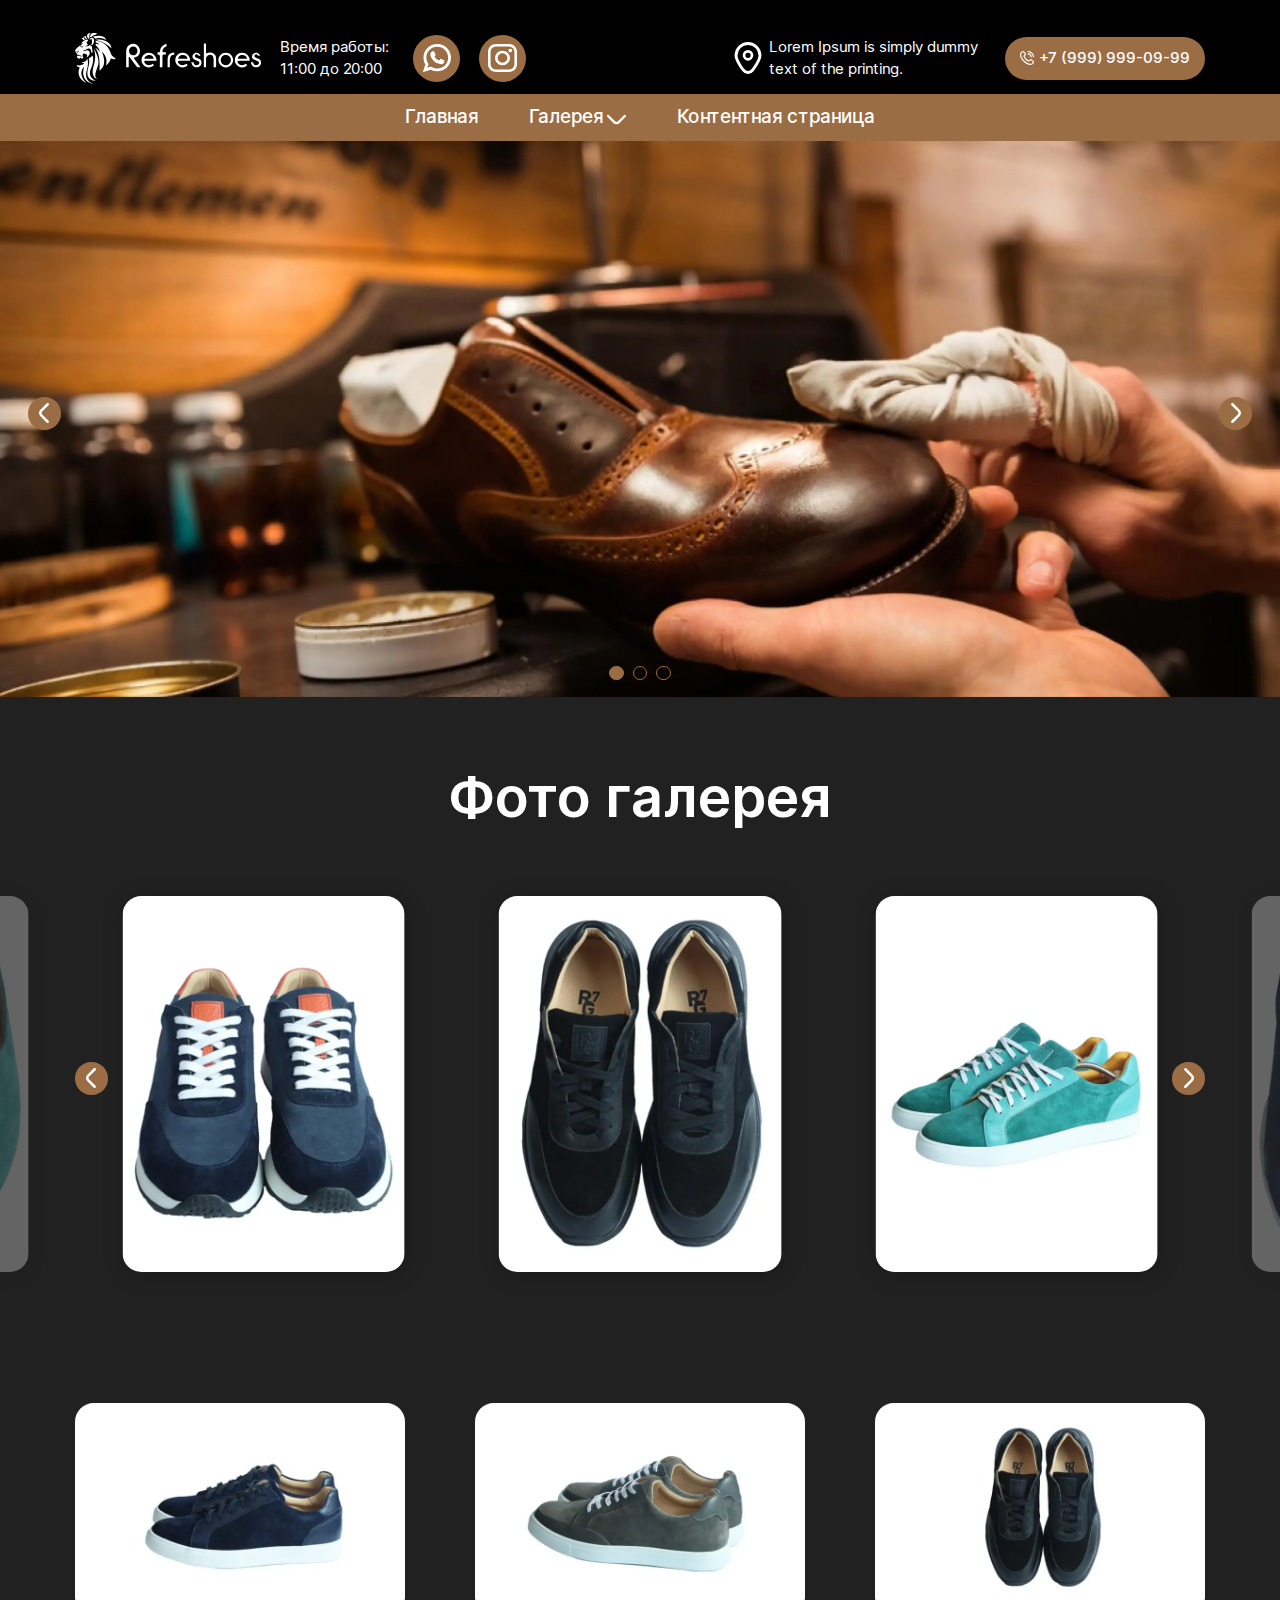
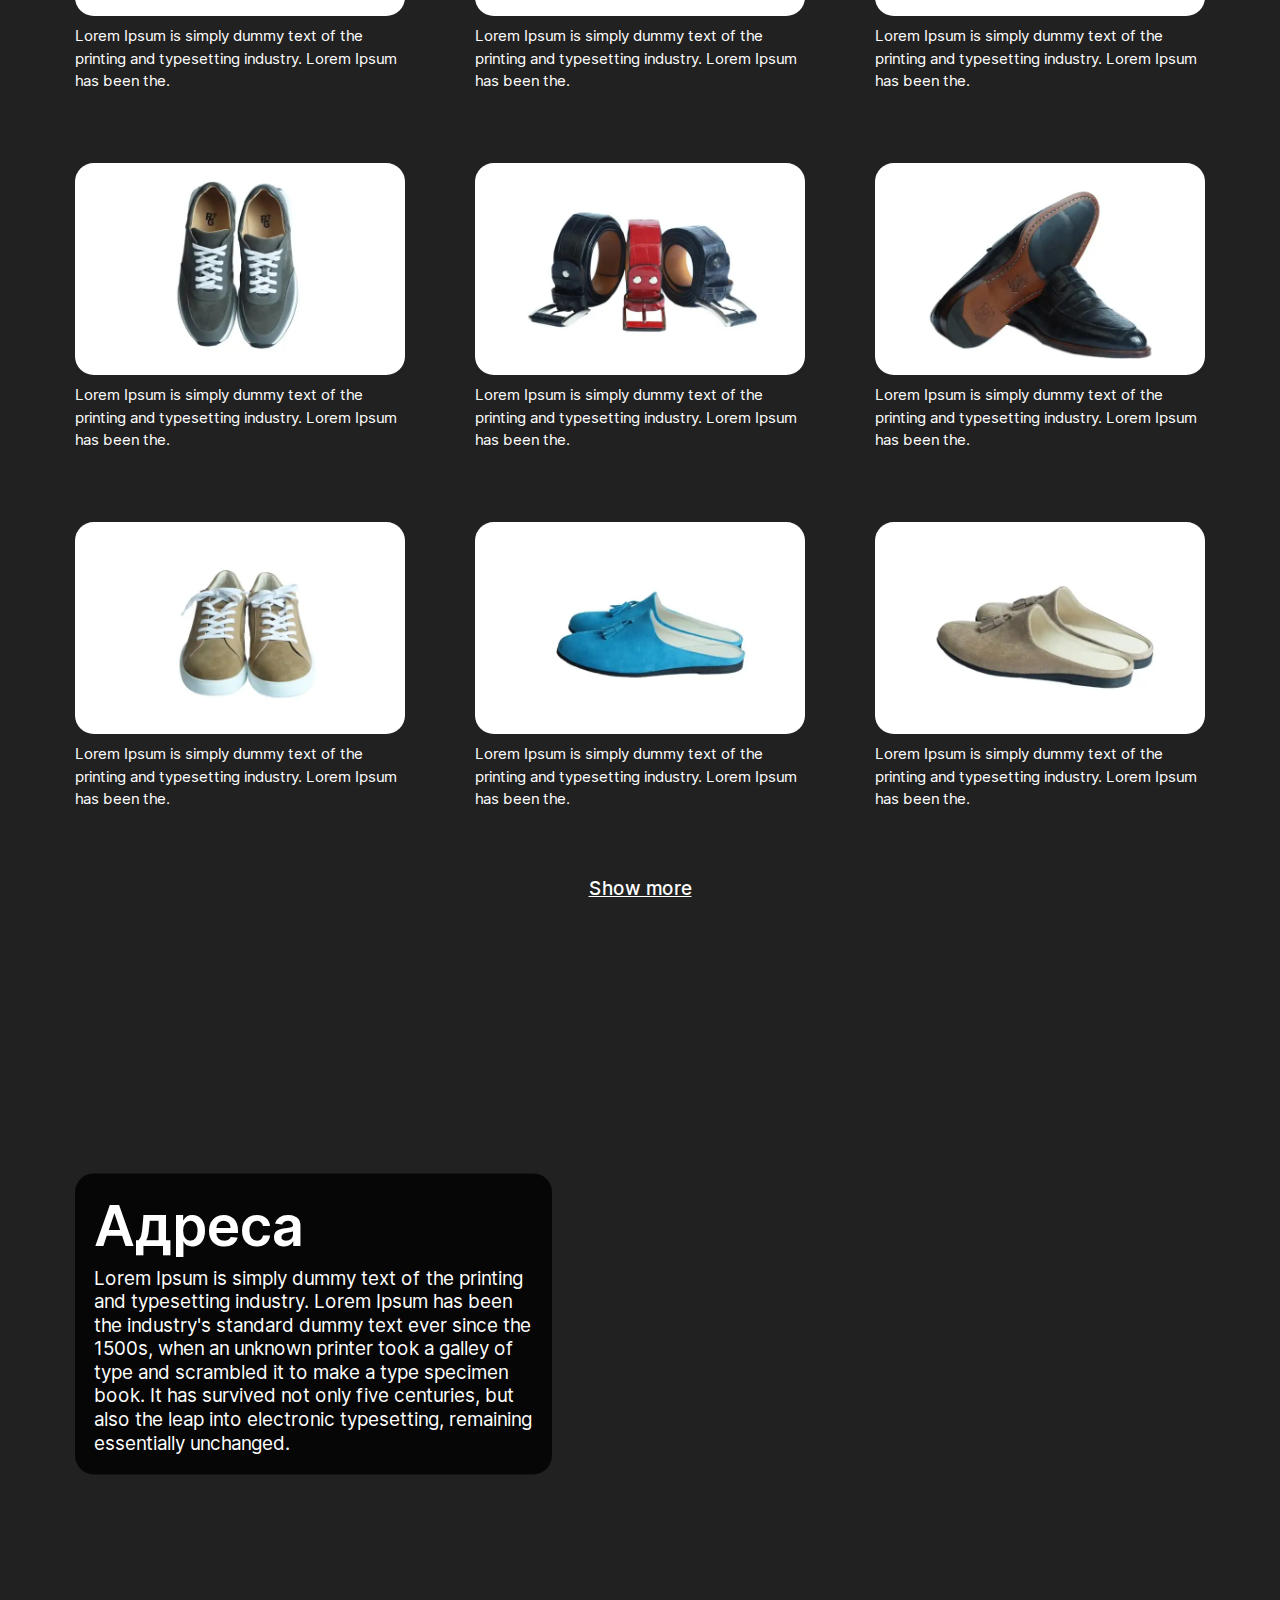
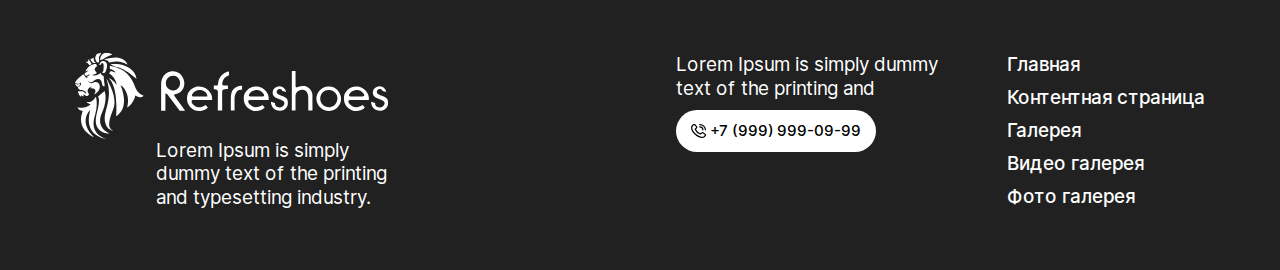
<file: index.html>
<!DOCTYPE html>
<html lang="ru">

<head>
    <meta charset="UTF-8">
    <meta name="viewport" content="width=device-width, initial-scale=1.0">
    <meta name="description" content="">
    <meta name="keywords" content="">
    <link rel="stylesheet" href="css/libs.min.css">
    <link rel="stylesheet" href="css/style.min.css">
    <title>Главная</title>
</head>

<body class="m-page">
    <div class="wrapper">
        <header class="header">
            <div class="container">
                <div class="header__inner">
                    <a href="" class="header__logo">
                        <img src="img/logo.svg" alt="">
                    </a>

                    <div class="menu">
                        <div class="menu__links">
                            <div class="container">
                                <nav class="nav">
                                    <a href="" class="nav__link"><span>Главная</span></a>
                                    <div class="nav__item">
                                        <div class="nav__show">
                                            <span>Галерея</span>
                                            <img src="img/arrow.svg" alt="">
                                        </div>
                                        <div class="nav__hidden">
                                            <div class="nav__inner">
                                                <a href="" class="nav__sublink">Видео галерея</a>
                                                <a href="" class="nav__sublink">Фото галерея</a>
                                            </div>
                                        </div>
                                    </div>
                                    <a href="" class="nav__link"><span>Контентная страница</span></a>
                                </nav>
                            </div>
                        </div>

                        <div class="menu__left _flex">
                            <div class="menu__time">
                                <div class="text16">
                                    Время работы:
                                    11:00 до 20:00
                                </div>
                            </div>
                            <div class="socials">
                                <a href="" class="socials__item">
                                    <img src="img/whatsapp.svg" alt="">
                                </a>
                                <a href="" class="socials__item">
                                    <img src="img/ig.svg" alt="">
                                </a>
                            </div>

                        </div>
                        <div class="menu__right _flex">
                            <div class="menu__street _flex">
                                <img src="img/mark.svg" alt="">
                                <div class="text16">
                                    Lorem Ipsum is simply dummy text of the printing.
                                </div>
                            </div>
                            <a href="tel:+79999990999" class="menu__btn m-btn m-btn-primary">
                                <img src="img/phone.svg" alt="">
                                <span>+7 (999) 999-09-99</span>
                            </a>
                        </div>
                    </div>

                    <button class="burger">
                        <img src="img/burger.svg" alt="" class="_view1">
                        <img src="img/burger2.svg" alt="" class="_view2">
                    </button>
                </div>
            </div>

        </header>
        <main class="content">

            <div class="main-slider slider">
                <div class="swiper-container">
                    <div class="swiper-wrapper">
                        <div class="swiper-slide">
                            <div class="main-slider__img">
                                <img src="img/main2.webp" alt="">
                            </div>
                        </div>
                        <div class="swiper-slide">
                            <div class="main-slider__img">
                                <img src="img/main2.webp" alt="">
                            </div>
                        </div>
                        <div class="swiper-slide">
                            <div class="main-slider__img">
                                <img src="img/main2.webp" alt="">
                            </div>
                        </div>
                    </div>
                </div>
                <div class="main-slider__nav">
                    <div class="swiper-nav">
                        <div class="m-btn-primary swiper-button swiper-button-prev">
                            <svg width="19" height="20" viewBox="0 0 19 20" fill="none" xmlns="http://www.w3.org/2000/svg">
                                <path d="M13.9341 1.25417C13.9338 1.58558 13.8019 1.90331 13.5675 2.1375L7.17412 8.53084C6.98061 8.7243 6.8271 8.95399 6.72237 9.20679C6.61764 9.45958 6.56373 9.73054 6.56373 10.0042C6.56373 10.2778 6.61764 10.5488 6.72237 10.8016C6.8271 11.0543 6.98061 11.284 7.17412 11.4775L13.5591 17.8625C13.7868 18.0983 13.9128 18.414 13.91 18.7418C13.9071 19.0695 13.7757 19.383 13.5439 19.6148C13.3121 19.8465 12.9986 19.978 12.6709 19.9808C12.3431 19.9837 12.0274 19.8577 11.7916 19.63L5.40662 13.25C4.54809 12.3898 4.06592 11.2241 4.06592 10.0088C4.06592 8.79341 4.54809 7.62772 5.40662 6.7675L11.8 0.370002C11.9748 0.195072 12.1976 0.0759295 12.4401 0.027651C12.6827 -0.0206274 12.9341 0.00412773 13.1626 0.098784C13.391 0.19344 13.5863 0.353743 13.7236 0.559409C13.861 0.765075 13.9342 1.00686 13.9341 1.25417Z" fill="white" />
                            </svg>
                        </div>
                        <div class="m-btn-primary swiper-button swiper-button-next">
                            <svg width="19" height="20" viewBox="0 0 19 20" fill="none" xmlns="http://www.w3.org/2000/svg">
                                <path d="M5.06592 18.75C5.06621 18.4186 5.1981 18.1009 5.43258 17.8667L11.8259 11.4733C12.0194 11.2799 12.1729 11.0502 12.2777 10.7974C12.3824 10.5446 12.4363 10.2736 12.4363 10C12.4363 9.72637 12.3824 9.45542 12.2777 9.20262C12.1729 8.94982 12.0194 8.72013 11.8259 8.52667L5.44092 2.1375C5.21322 1.90175 5.08723 1.586 5.09008 1.25825C5.09292 0.930504 5.22438 0.616988 5.45614 0.385228C5.6879 0.153468 6.00142 0.0220069 6.32917 0.0191589C6.65691 0.0163109 6.97267 0.142304 7.20842 0.370001L13.5934 6.75417C14.4519 7.61439 14.9341 8.78008 14.9341 9.99542C14.9341 11.2108 14.4519 12.3765 13.5934 13.2367L7.20008 19.63C7.02552 19.8047 6.80312 19.9237 6.56096 19.9722C6.31879 20.0206 6.06772 19.9962 5.83941 19.902C5.6111 19.8079 5.41579 19.6482 5.27813 19.4432C5.14047 19.2382 5.06663 18.997 5.06592 18.75Z" fill="white" />
                            </svg>
                        </div>
                    </div>

                </div>
                <div class="swiper-pagination"></div>

            </div>

            <div class="gallery">
                <div class="container">
                    <div class="h1 text-center">
                        Фото галерея
                    </div>
                    <div class="gallery-slider slider">
                        <div class="swiper-container">
                            <div class="swiper-wrapper">
                                <div class="swiper-slide">
                                    <a href="img/gallery.webp" data-fancybox class="gallery-item">
                                        <img src="img/gallery.webp" alt="">
                                    </a>
                                </div>
                                <div class="swiper-slide">
                                    <a href="img/gallery2.webp" data-fancybox class="gallery-item">
                                        <img src="img/gallery2.webp" alt="">
                                    </a>
                                </div>
                                <div class="swiper-slide">
                                    <a href="img/gallery3.webp" data-fancybox class="gallery-item">
                                        <img src="img/gallery3.webp" alt="">
                                    </a>
                                </div>
                                <div class="swiper-slide">
                                    <a href="img/gallery4.webp" data-fancybox class="gallery-item">
                                        <img src="img/gallery4.webp" alt="">
                                    </a>
                                </div>
                                <div class="swiper-slide">
                                    <a href="img/gallery5.webp" data-fancybox class="gallery-item">
                                        <img src="img/gallery5.webp" alt="">
                                    </a>
                                </div>
                            </div>
                        </div>
                        <div class="swiper-nav">
                            <div class="m-btn-primary swiper-button swiper-button-prev">
                                <svg width="19" height="20" viewBox="0 0 19 20" fill="none" xmlns="http://www.w3.org/2000/svg">
                                    <path d="M13.9341 1.25417C13.9338 1.58558 13.8019 1.90331 13.5675 2.1375L7.17412 8.53084C6.98061 8.7243 6.8271 8.95399 6.72237 9.20679C6.61764 9.45958 6.56373 9.73054 6.56373 10.0042C6.56373 10.2778 6.61764 10.5488 6.72237 10.8016C6.8271 11.0543 6.98061 11.284 7.17412 11.4775L13.5591 17.8625C13.7868 18.0983 13.9128 18.414 13.91 18.7418C13.9071 19.0695 13.7757 19.383 13.5439 19.6148C13.3121 19.8465 12.9986 19.978 12.6709 19.9808C12.3431 19.9837 12.0274 19.8577 11.7916 19.63L5.40662 13.25C4.54809 12.3898 4.06592 11.2241 4.06592 10.0088C4.06592 8.79341 4.54809 7.62772 5.40662 6.7675L11.8 0.370002C11.9748 0.195072 12.1976 0.0759295 12.4401 0.027651C12.6827 -0.0206274 12.9341 0.00412773 13.1626 0.098784C13.391 0.19344 13.5863 0.353743 13.7236 0.559409C13.861 0.765075 13.9342 1.00686 13.9341 1.25417Z" fill="white" />
                                </svg>
                            </div>
                            <div class="m-btn-primary swiper-button swiper-button-next">
                                <svg width="19" height="20" viewBox="0 0 19 20" fill="none" xmlns="http://www.w3.org/2000/svg">
                                    <path d="M5.06592 18.75C5.06621 18.4186 5.1981 18.1009 5.43258 17.8667L11.8259 11.4733C12.0194 11.2799 12.1729 11.0502 12.2777 10.7974C12.3824 10.5446 12.4363 10.2736 12.4363 10C12.4363 9.72637 12.3824 9.45542 12.2777 9.20262C12.1729 8.94982 12.0194 8.72013 11.8259 8.52667L5.44092 2.1375C5.21322 1.90175 5.08723 1.586 5.09008 1.25825C5.09292 0.930504 5.22438 0.616988 5.45614 0.385228C5.6879 0.153468 6.00142 0.0220069 6.32917 0.0191589C6.65691 0.0163109 6.97267 0.142304 7.20842 0.370001L13.5934 6.75417C14.4519 7.61439 14.9341 8.78008 14.9341 9.99542C14.9341 11.2108 14.4519 12.3765 13.5934 13.2367L7.20008 19.63C7.02552 19.8047 6.80312 19.9237 6.56096 19.9722C6.31879 20.0206 6.06772 19.9962 5.83941 19.902C5.6111 19.8079 5.41579 19.6482 5.27813 19.4432C5.14047 19.2382 5.06663 18.997 5.06592 18.75Z" fill="white" />
                                </svg>
                            </div>
                        </div>

                    </div>
                </div>

            </div>

            <div class="catalog">
                <div class="container">
                    <div class="grid3 grid-tablet2 grid-mob">
                        <a href="" class="catalog-card">
                            <div class="catalog-card__img">
                                <img src="img/catalog.webp" alt="">
                            </div>
                            <div class="catalog-card__text text16">
                                Lorem Ipsum is simply dummy text of the printing and typesetting industry. Lorem Ipsum has been the.
                            </div>
                        </a>

                        <a href="" class="catalog-card">
                            <div class="catalog-card__img">
                                <img src="img/catalog2.webp" alt="">
                            </div>
                            <div class="catalog-card__text text16">
                                Lorem Ipsum is simply dummy text of the printing and typesetting industry. Lorem Ipsum has been the.
                            </div>
                        </a>

                        <a href="" class="catalog-card">
                            <div class="catalog-card__img">
                                <img src="img/catalog3.webp" alt="">
                            </div>
                            <div class="catalog-card__text text16">
                                Lorem Ipsum is simply dummy text of the printing and typesetting industry. Lorem Ipsum has been the.
                            </div>
                        </a>

                        <a href="" class="catalog-card">
                            <div class="catalog-card__img">
                                <img src="img/catalog4.webp" alt="">
                            </div>
                            <div class="catalog-card__text text16">
                                Lorem Ipsum is simply dummy text of the printing and typesetting industry. Lorem Ipsum has been the.
                            </div>
                        </a>

                        <a href="" class="catalog-card">
                            <div class="catalog-card__img">
                                <img src="img/catalog5.webp" alt="">
                            </div>
                            <div class="catalog-card__text text16">
                                Lorem Ipsum is simply dummy text of the printing and typesetting industry. Lorem Ipsum has been the.
                            </div>
                        </a>

                        <a href="" class="catalog-card">
                            <div class="catalog-card__img">
                                <img src="img/catalog6.webp" alt="">
                            </div>
                            <div class="catalog-card__text text16">
                                Lorem Ipsum is simply dummy text of the printing and typesetting industry. Lorem Ipsum has been the.
                            </div>
                        </a>

                        <a href="" class="catalog-card">
                            <div class="catalog-card__img">
                                <img src="img/catalog7.webp" alt="">
                            </div>
                            <div class="catalog-card__text text16">
                                Lorem Ipsum is simply dummy text of the printing and typesetting industry. Lorem Ipsum has been the.
                            </div>
                        </a>

                        <a href="" class="catalog-card">
                            <div class="catalog-card__img">
                                <img src="img/catalog8.webp" alt="">
                            </div>
                            <div class="catalog-card__text text16">
                                Lorem Ipsum is simply dummy text of the printing and typesetting industry. Lorem Ipsum has been the.
                            </div>
                        </a>

                        <a href="" class="catalog-card">
                            <div class="catalog-card__img">
                                <img src="img/catalog9.webp" alt="">
                            </div>
                            <div class="catalog-card__text text16">
                                Lorem Ipsum is simply dummy text of the printing and typesetting industry. Lorem Ipsum has been the.
                            </div>
                        </a>

                    </div>
                    <div class="more">
                        <a href="" class="text-link">Show more</a>
                    </div>
                </div>
            </div>

            <div class="contacts">
                <div class="contacts-info">
                    <div class="h1">
                        Адреса
                    </div>
                    <div class="text20">
                        Lorem Ipsum is simply dummy text of the printing and typesetting industry. Lorem Ipsum has been the industry's standard dummy text ever since the 1500s, when an unknown printer took a galley of type and scrambled it to make a type specimen book. It has survived not only five centuries, but also the leap into electronic typesetting, remaining essentially unchanged.
                    </div>
                </div>
                <div class="map">
                    <script type="text/javascript" charset="utf-8" async src="https://api-maps.yandex.ru/services/constructor/1.0/js/?um=constructor%3A677118dfe073809379cd6aa33a26aacfb352b2f6bba1ac8a85d1805b4c4a0619&amp;width=100%&amp;height=100%&amp;lang=ru_RU&amp;scroll=false"></script>
                </div>

            </div>


        </main>
        <footer class="footer">
            <div class="container">
                <div class="footer__inner">
                    <div class="footer__info">
                        <a href="" class="footer__logo">
                            <img src="img/logo.svg" alt="">
                        </a>
                        <div class="footer__desc">
                            <div class="text20 text16-tablet">
                                Lorem Ipsum is simply dummy text of the printing and typesetting industry.
                            </div>
                        </div>
                    </div>
                    <div class="footer__contacts">
                        <div class="text20 text16-tablet">
                            Lorem Ipsum is simply dummy text of the printing and
                        </div>
                        <a href="tel:+79999990999" class="footer__btn m-btn m-btn-white">
                            <img src="img/phone2.svg" alt="">
                            <span>+7 (999) 999-09-99</span>
                        </a>
                    </div>
                    <div class="footer__links">
                        <a href="" class="footer__link"><span>Главная</span></a>
                        <a href="" class="footer__link"><span>Контентная страница</span></a>
                        <a href="" class="footer__link"><span>Галерея</span></a>
                        <a href="" class="footer__link"><span>Видео галерея</span></a>
                        <a href="" class="footer__link"><span>Фото галерея</span></a>
                    </div>
                </div>
            </div>

        </footer>
    </div>

    <script src="js/libs.min.js"></script>
    <script src="js/main.min.js"></script>

</body>

</html>
</file>
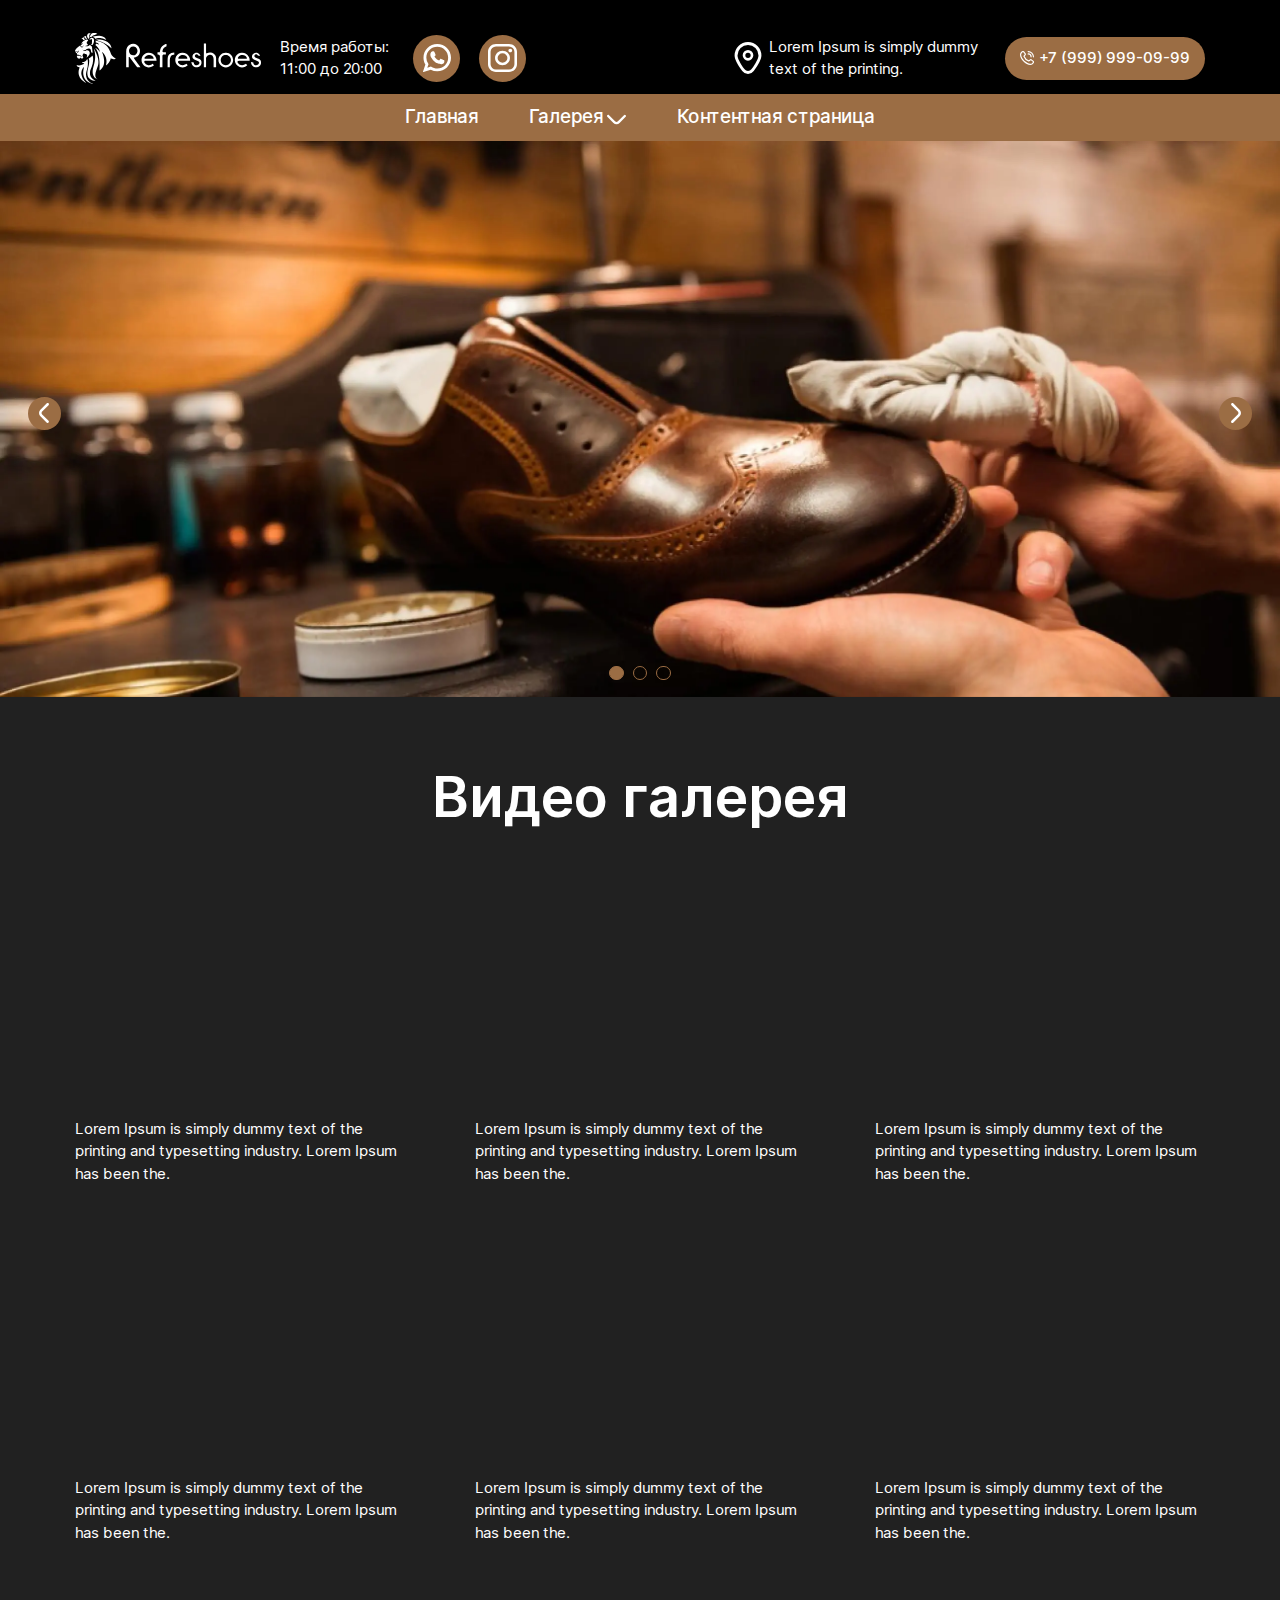
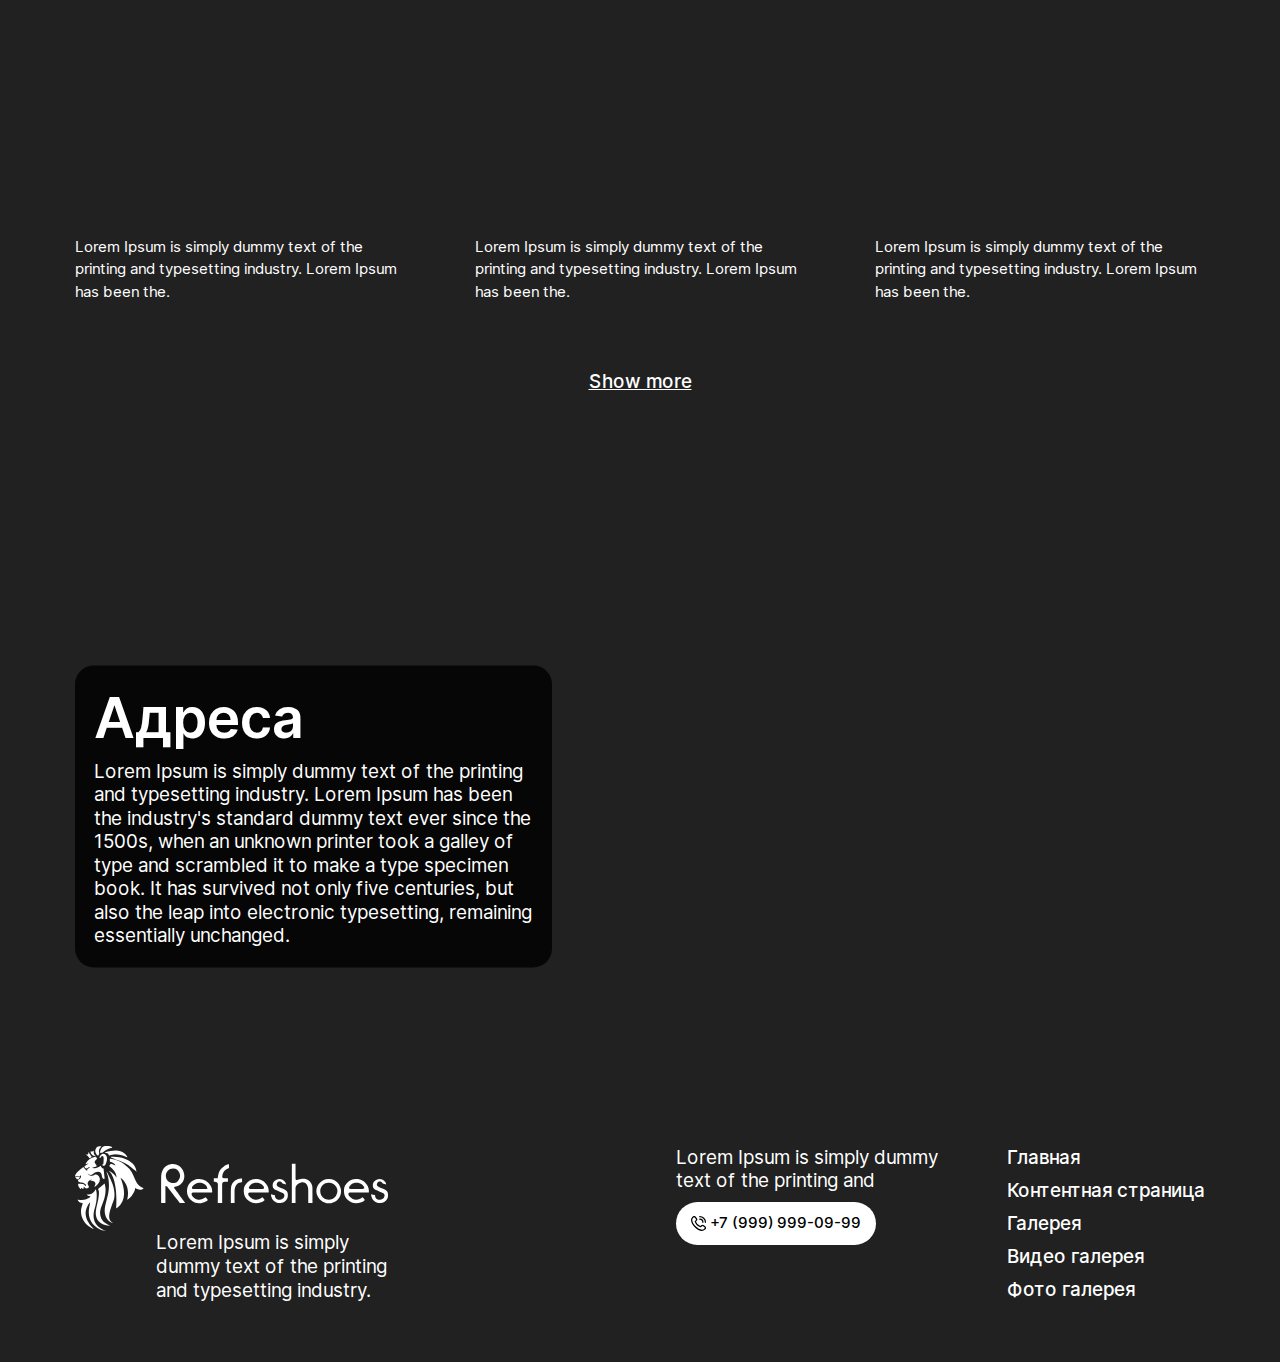
<file: index2.html>
<!DOCTYPE html>
<html lang="ru">

<head>
    <meta charset="UTF-8">
    <meta name="viewport" content="width=device-width, initial-scale=1.0">
    <meta name="description" content="">
    <meta name="keywords" content="">
    <link rel="stylesheet" href="css/libs.min.css">
    <link rel="stylesheet" href="css/style.min.css">
    <title>Главная</title>
</head>

<body class="m-page">
    <div class="wrapper">
        <header class="header">
            <div class="container">
                <div class="header__inner">
                    <a href="" class="header__logo">
                        <img src="img/logo.svg" alt="">
                    </a>

                    <div class="menu">
                        <div class="menu__links">
                            <div class="container">
                                <nav class="nav">
                                    <a href="" class="nav__link"><span>Главная</span></a>
                                    <div class="nav__item">
                                        <div class="nav__show">
                                            <span>Галерея</span>
                                            <img src="img/arrow.svg" alt="">
                                        </div>
                                        <div class="nav__hidden">
                                            <div class="nav__inner">
                                                <a href="" class="nav__sublink">Видео галерея</a>
                                                <a href="" class="nav__sublink">Фото галерея</a>
                                            </div>
                                        </div>
                                    </div>
                                    <a href="" class="nav__link"><span>Контентная страница</span></a>
                                </nav>
                            </div>
                        </div>

                        <div class="menu__left _flex">
                            <div class="menu__time">
                                <div class="text16">
                                    Время работы:
                                    11:00 до 20:00
                                </div>
                            </div>
                            <div class="socials">
                                <a href="" class="socials__item">
                                    <img src="img/whatsapp.svg" alt="">
                                </a>
                                <a href="" class="socials__item">
                                    <img src="img/ig.svg" alt="">
                                </a>
                            </div>

                        </div>
                        <div class="menu__right _flex">
                            <div class="menu__street _flex">
                                <img src="img/mark.svg" alt="">
                                <div class="text16">
                                    Lorem Ipsum is simply dummy text of the printing.
                                </div>
                            </div>
                            <a href="tel:+79999990999" class="menu__btn m-btn m-btn-primary">
                                <img src="img/phone.svg" alt="">
                                <span>+7 (999) 999-09-99</span>
                            </a>
                        </div>
                    </div>

                    <button class="burger">
                        <img src="img/burger.svg" alt="" class="_view1">
                        <img src="img/burger2.svg" alt="" class="_view2">
                    </button>
                </div>
            </div>

        </header>
        <main class="content">

            <div class="main-slider slider">
                <div class="swiper-container">
                    <div class="swiper-wrapper">
                        <div class="swiper-slide">
                            <div class="main-slider__img">
                                <img src="img/main2.webp" alt="">
                            </div>
                        </div>
                        <div class="swiper-slide">
                            <div class="main-slider__img">
                                <img src="img/main2.webp" alt="">
                            </div>
                        </div>
                        <div class="swiper-slide">
                            <div class="main-slider__img">
                                <img src="img/main2.webp" alt="">
                            </div>
                        </div>
                    </div>
                </div>
                <div class="main-slider__nav">
                    <div class="swiper-nav">
                        <div class="m-btn-primary swiper-button swiper-button-prev">
                            <svg width="19" height="20" viewBox="0 0 19 20" fill="none" xmlns="http://www.w3.org/2000/svg">
                                <path d="M13.9341 1.25417C13.9338 1.58558 13.8019 1.90331 13.5675 2.1375L7.17412 8.53084C6.98061 8.7243 6.8271 8.95399 6.72237 9.20679C6.61764 9.45958 6.56373 9.73054 6.56373 10.0042C6.56373 10.2778 6.61764 10.5488 6.72237 10.8016C6.8271 11.0543 6.98061 11.284 7.17412 11.4775L13.5591 17.8625C13.7868 18.0983 13.9128 18.414 13.91 18.7418C13.9071 19.0695 13.7757 19.383 13.5439 19.6148C13.3121 19.8465 12.9986 19.978 12.6709 19.9808C12.3431 19.9837 12.0274 19.8577 11.7916 19.63L5.40662 13.25C4.54809 12.3898 4.06592 11.2241 4.06592 10.0088C4.06592 8.79341 4.54809 7.62772 5.40662 6.7675L11.8 0.370002C11.9748 0.195072 12.1976 0.0759295 12.4401 0.027651C12.6827 -0.0206274 12.9341 0.00412773 13.1626 0.098784C13.391 0.19344 13.5863 0.353743 13.7236 0.559409C13.861 0.765075 13.9342 1.00686 13.9341 1.25417Z" fill="white" />
                            </svg>
                        </div>
                        <div class="m-btn-primary swiper-button swiper-button-next">
                            <svg width="19" height="20" viewBox="0 0 19 20" fill="none" xmlns="http://www.w3.org/2000/svg">
                                <path d="M5.06592 18.75C5.06621 18.4186 5.1981 18.1009 5.43258 17.8667L11.8259 11.4733C12.0194 11.2799 12.1729 11.0502 12.2777 10.7974C12.3824 10.5446 12.4363 10.2736 12.4363 10C12.4363 9.72637 12.3824 9.45542 12.2777 9.20262C12.1729 8.94982 12.0194 8.72013 11.8259 8.52667L5.44092 2.1375C5.21322 1.90175 5.08723 1.586 5.09008 1.25825C5.09292 0.930504 5.22438 0.616988 5.45614 0.385228C5.6879 0.153468 6.00142 0.0220069 6.32917 0.0191589C6.65691 0.0163109 6.97267 0.142304 7.20842 0.370001L13.5934 6.75417C14.4519 7.61439 14.9341 8.78008 14.9341 9.99542C14.9341 11.2108 14.4519 12.3765 13.5934 13.2367L7.20008 19.63C7.02552 19.8047 6.80312 19.9237 6.56096 19.9722C6.31879 20.0206 6.06772 19.9962 5.83941 19.902C5.6111 19.8079 5.41579 19.6482 5.27813 19.4432C5.14047 19.2382 5.06663 18.997 5.06592 18.75Z" fill="white" />
                            </svg>
                        </div>
                    </div>

                </div>
                <div class="swiper-pagination"></div>

            </div>

            <div class="catalog">
                <div class="container">
                    <div class="catalog__top">
                        <div class="h1 text-center">
                            Видео галерея
                        </div>
                    </div>
                    <div class="grid3 grid-tablet2 grid-mob">
                        <a href="" class="catalog-card">
                            <div class="catalog-card__img">
                                <iframe width="100%" height="100%" src="https://www.youtube.com/embed/Y4MHIk8dHwk" title="Аквапринт кастом кроссовок Nike Air Force 1 (Music by Ufmo)" frameborder="0" allow="accelerometer; autoplay; clipboard-write; encrypted-media; gyroscope; picture-in-picture; web-share" allowfullscreen></iframe>
                            </div>
                            <div class="catalog-card__text text16">
                                Lorem Ipsum is simply dummy text of the printing and typesetting industry. Lorem Ipsum has been the.
                            </div>
                        </a>

                        <a href="" class="catalog-card">
                            <div class="catalog-card__img">
                                <iframe width="100%" height="100%" src="https://www.youtube.com/embed/Y4MHIk8dHwk" title="Аквапринт кастом кроссовок Nike Air Force 1 (Music by Ufmo)" frameborder="0" allow="accelerometer; autoplay; clipboard-write; encrypted-media; gyroscope; picture-in-picture; web-share" allowfullscreen></iframe>
                            </div>
                            <div class="catalog-card__text text16">
                                Lorem Ipsum is simply dummy text of the printing and typesetting industry. Lorem Ipsum has been the.
                            </div>
                        </a>

                        <a href="" class="catalog-card">
                            <div class="catalog-card__img">
                                <iframe width="100%" height="100%" src="https://www.youtube.com/embed/Y4MHIk8dHwk" title="Аквапринт кастом кроссовок Nike Air Force 1 (Music by Ufmo)" frameborder="0" allow="accelerometer; autoplay; clipboard-write; encrypted-media; gyroscope; picture-in-picture; web-share" allowfullscreen></iframe>
                            </div>
                            <div class="catalog-card__text text16">
                                Lorem Ipsum is simply dummy text of the printing and typesetting industry. Lorem Ipsum has been the.
                            </div>
                        </a>

                        <a href="" class="catalog-card">
                            <div class="catalog-card__img">
                                <iframe width="100%" height="100%" src="https://www.youtube.com/embed/Y4MHIk8dHwk" title="Аквапринт кастом кроссовок Nike Air Force 1 (Music by Ufmo)" frameborder="0" allow="accelerometer; autoplay; clipboard-write; encrypted-media; gyroscope; picture-in-picture; web-share" allowfullscreen></iframe>
                            </div>
                            <div class="catalog-card__text text16">
                                Lorem Ipsum is simply dummy text of the printing and typesetting industry. Lorem Ipsum has been the.
                            </div>
                        </a>

                        <a href="" class="catalog-card">
                            <div class="catalog-card__img">
                                <iframe width="100%" height="100%" src="https://www.youtube.com/embed/Y4MHIk8dHwk" title="Аквапринт кастом кроссовок Nike Air Force 1 (Music by Ufmo)" frameborder="0" allow="accelerometer; autoplay; clipboard-write; encrypted-media; gyroscope; picture-in-picture; web-share" allowfullscreen></iframe>
                            </div>
                            <div class="catalog-card__text text16">
                                Lorem Ipsum is simply dummy text of the printing and typesetting industry. Lorem Ipsum has been the.
                            </div>
                        </a>

                        <a href="" class="catalog-card">
                            <div class="catalog-card__img">
                                <iframe width="100%" height="100%" src="https://www.youtube.com/embed/Y4MHIk8dHwk" title="Аквапринт кастом кроссовок Nike Air Force 1 (Music by Ufmo)" frameborder="0" allow="accelerometer; autoplay; clipboard-write; encrypted-media; gyroscope; picture-in-picture; web-share" allowfullscreen></iframe>
                            </div>
                            <div class="catalog-card__text text16">
                                Lorem Ipsum is simply dummy text of the printing and typesetting industry. Lorem Ipsum has been the.
                            </div>
                        </a>

                        <a href="" class="catalog-card">
                            <div class="catalog-card__img">
                                <iframe width="100%" height="100%" src="https://www.youtube.com/embed/Y4MHIk8dHwk" title="Аквапринт кастом кроссовок Nike Air Force 1 (Music by Ufmo)" frameborder="0" allow="accelerometer; autoplay; clipboard-write; encrypted-media; gyroscope; picture-in-picture; web-share" allowfullscreen></iframe>
                            </div>
                            <div class="catalog-card__text text16">
                                Lorem Ipsum is simply dummy text of the printing and typesetting industry. Lorem Ipsum has been the.
                            </div>
                        </a>

                        <a href="" class="catalog-card">
                            <div class="catalog-card__img">
                                <iframe width="100%" height="100%" src="https://www.youtube.com/embed/Y4MHIk8dHwk" title="Аквапринт кастом кроссовок Nike Air Force 1 (Music by Ufmo)" frameborder="0" allow="accelerometer; autoplay; clipboard-write; encrypted-media; gyroscope; picture-in-picture; web-share" allowfullscreen></iframe>
                            </div>
                            <div class="catalog-card__text text16">
                                Lorem Ipsum is simply dummy text of the printing and typesetting industry. Lorem Ipsum has been the.
                            </div>
                        </a>

                        <a href="" class="catalog-card">
                            <div class="catalog-card__img">
                                <iframe width="100%" height="100%" src="https://www.youtube.com/embed/Y4MHIk8dHwk" title="Аквапринт кастом кроссовок Nike Air Force 1 (Music by Ufmo)" frameborder="0" allow="accelerometer; autoplay; clipboard-write; encrypted-media; gyroscope; picture-in-picture; web-share" allowfullscreen></iframe>
                            </div>
                            <div class="catalog-card__text text16">
                                Lorem Ipsum is simply dummy text of the printing and typesetting industry. Lorem Ipsum has been the.
                            </div>
                        </a>

                    </div>
                    <div class="more">
                        <a href="" class="text-link">Show more</a>
                    </div>
                </div>
            </div>

            <div class="contacts">
                <div class="contacts-info">
                    <div class="h1">
                        Адреса
                    </div>
                    <div class="text20">
                        Lorem Ipsum is simply dummy text of the printing and typesetting industry. Lorem Ipsum has been the industry's standard dummy text ever since the 1500s, when an unknown printer took a galley of type and scrambled it to make a type specimen book. It has survived not only five centuries, but also the leap into electronic typesetting, remaining essentially unchanged.
                    </div>
                </div>
                <div class="map">
                    <script type="text/javascript" charset="utf-8" async src="https://api-maps.yandex.ru/services/constructor/1.0/js/?um=constructor%3A677118dfe073809379cd6aa33a26aacfb352b2f6bba1ac8a85d1805b4c4a0619&amp;width=100%&amp;height=100%&amp;lang=ru_RU&amp;scroll=false"></script>
                </div>

            </div>


        </main>
        <footer class="footer">
            <div class="container">
                <div class="footer__inner">
                    <div class="footer__info">
                        <a href="" class="footer__logo">
                            <img src="img/logo.svg" alt="">
                        </a>
                        <div class="footer__desc">
                            <div class="text20 text16-tablet">
                                Lorem Ipsum is simply dummy text of the printing and typesetting industry.
                            </div>
                        </div>
                    </div>
                    <div class="footer__contacts">
                        <div class="text20 text16-tablet">
                            Lorem Ipsum is simply dummy text of the printing and
                        </div>
                        <a href="tel:+79999990999" class="footer__btn m-btn m-btn-white">
                            <img src="img/phone2.svg" alt="">
                            <span>+7 (999) 999-09-99</span>
                        </a>
                    </div>
                    <div class="footer__links">
                        <a href="" class="footer__link"><span>Главная</span></a>
                        <a href="" class="footer__link"><span>Контентная страница</span></a>
                        <a href="" class="footer__link"><span>Галерея</span></a>
                        <a href="" class="footer__link"><span>Видео галерея</span></a>
                        <a href="" class="footer__link"><span>Фото галерея</span></a>
                    </div>
                </div>
            </div>

        </footer>
    </div>

    <script src="js/libs.min.js"></script>
    <script src="js/main.min.js"></script>

</body>

</html>
</file>
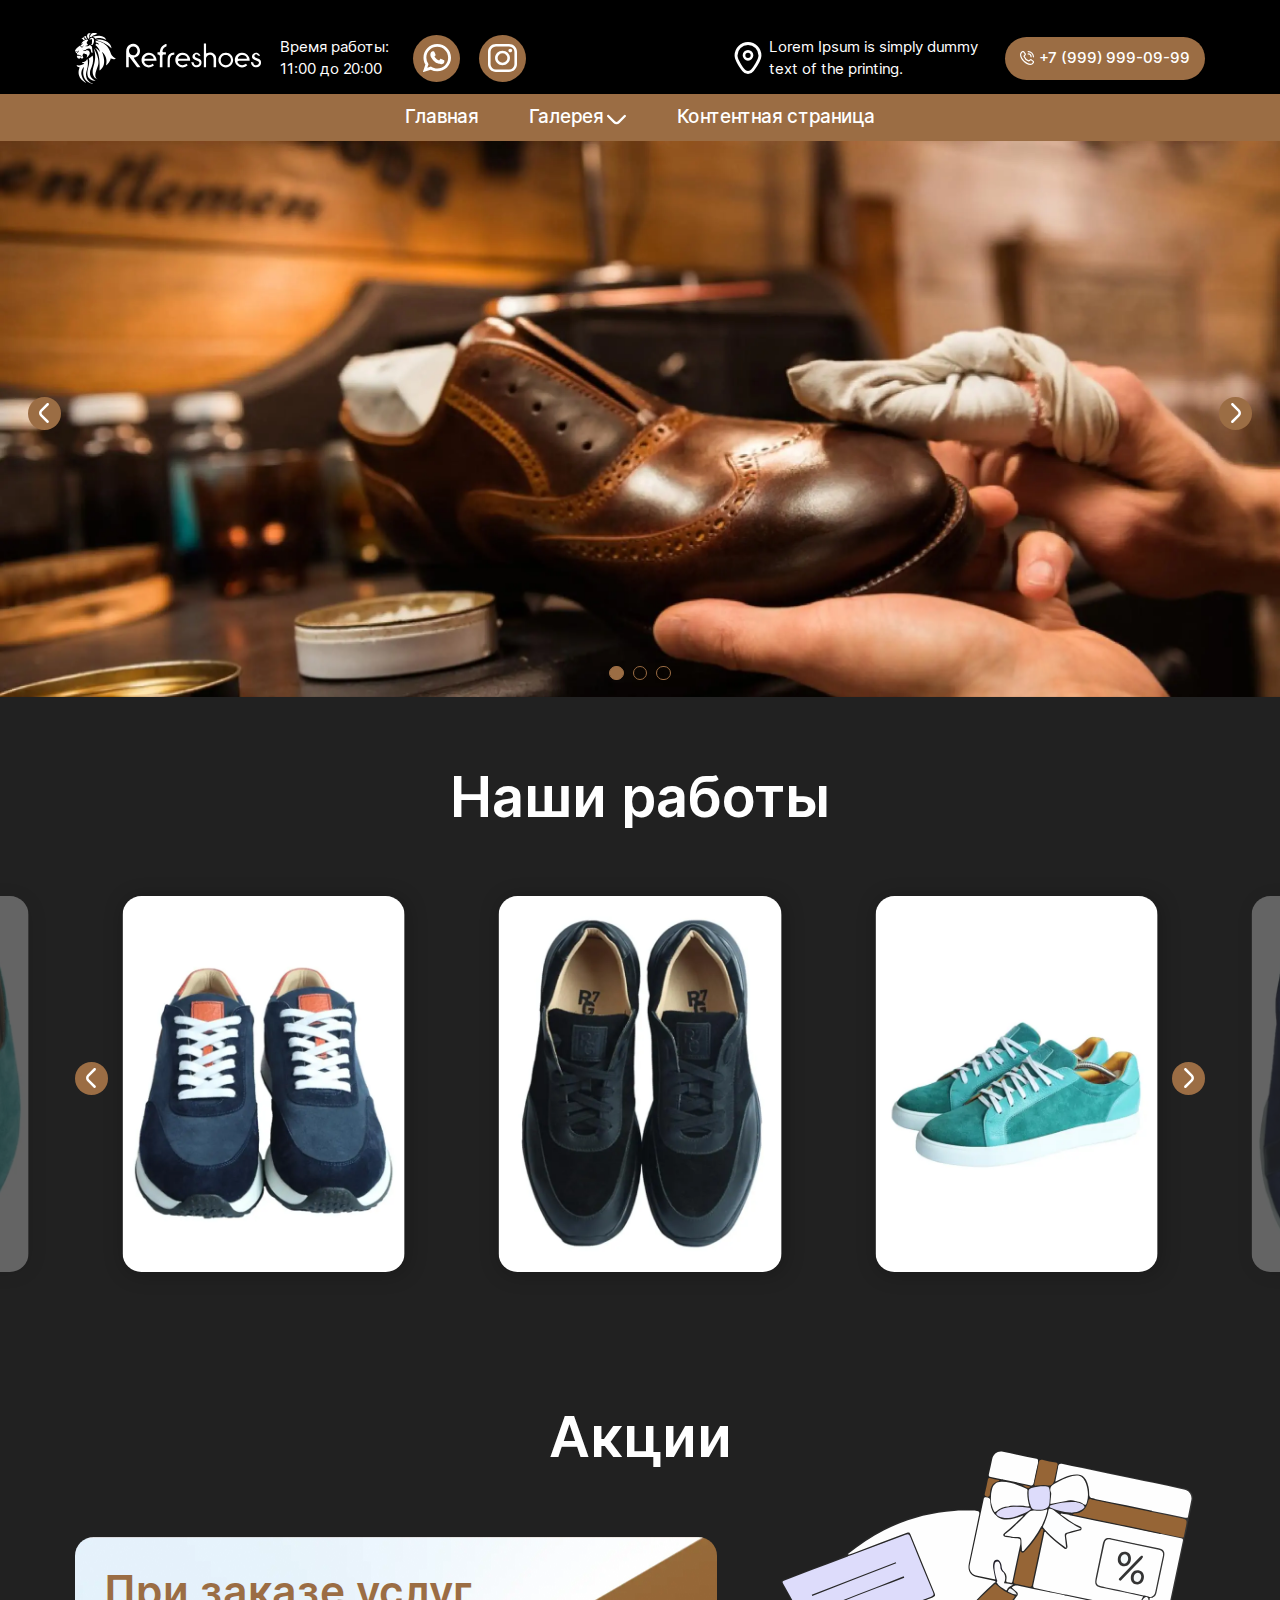
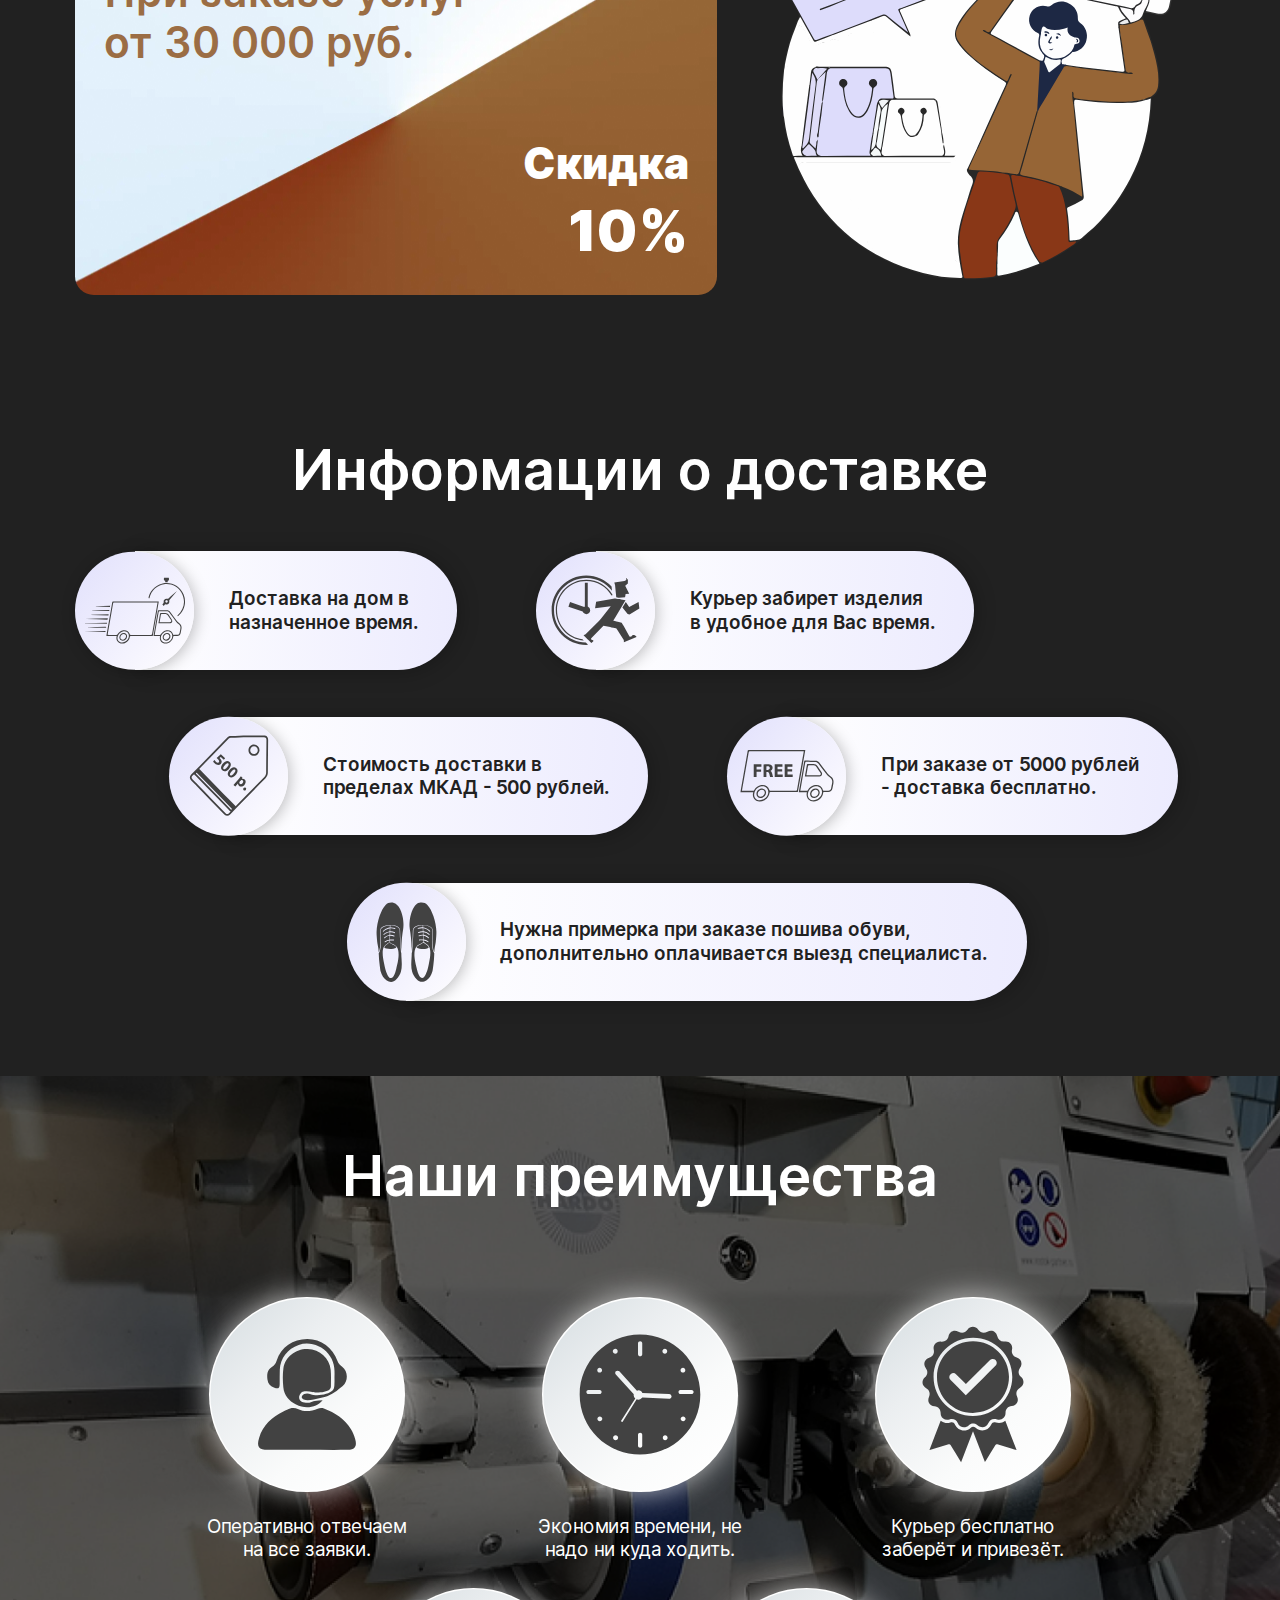
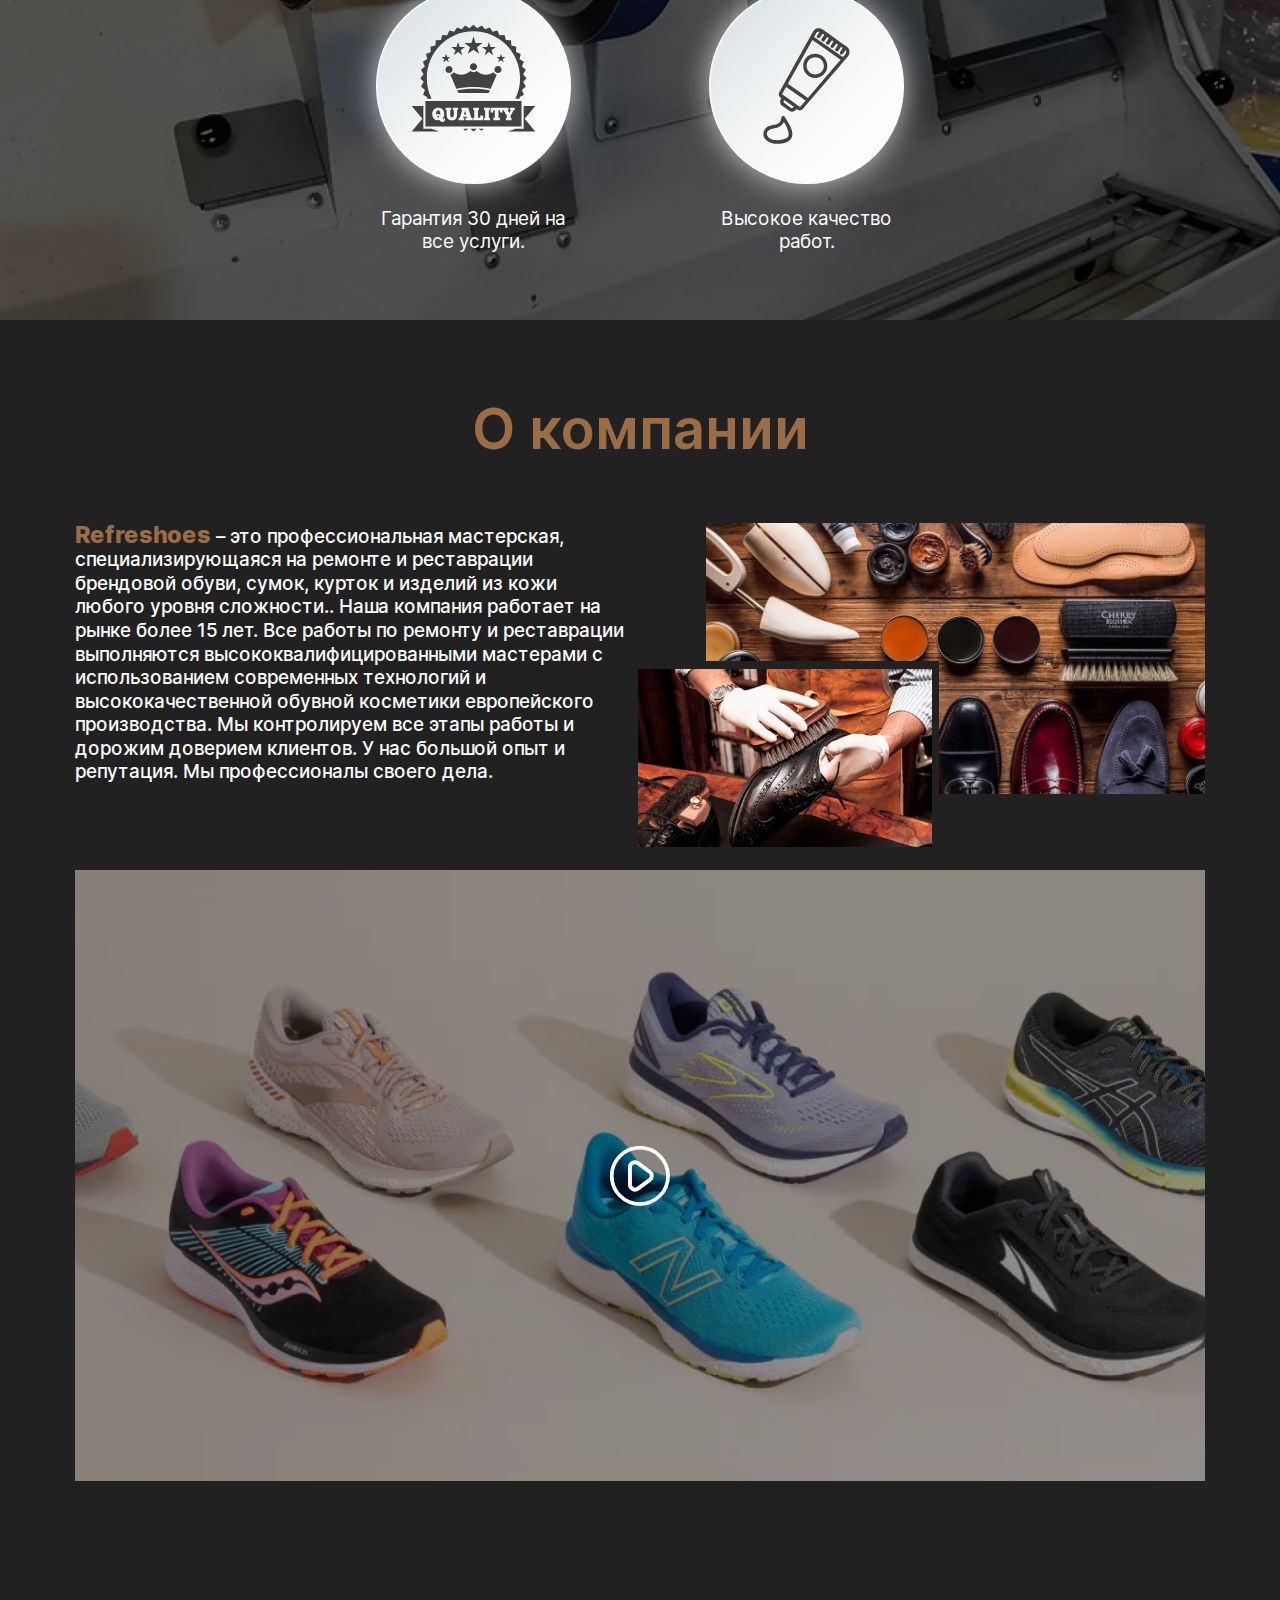
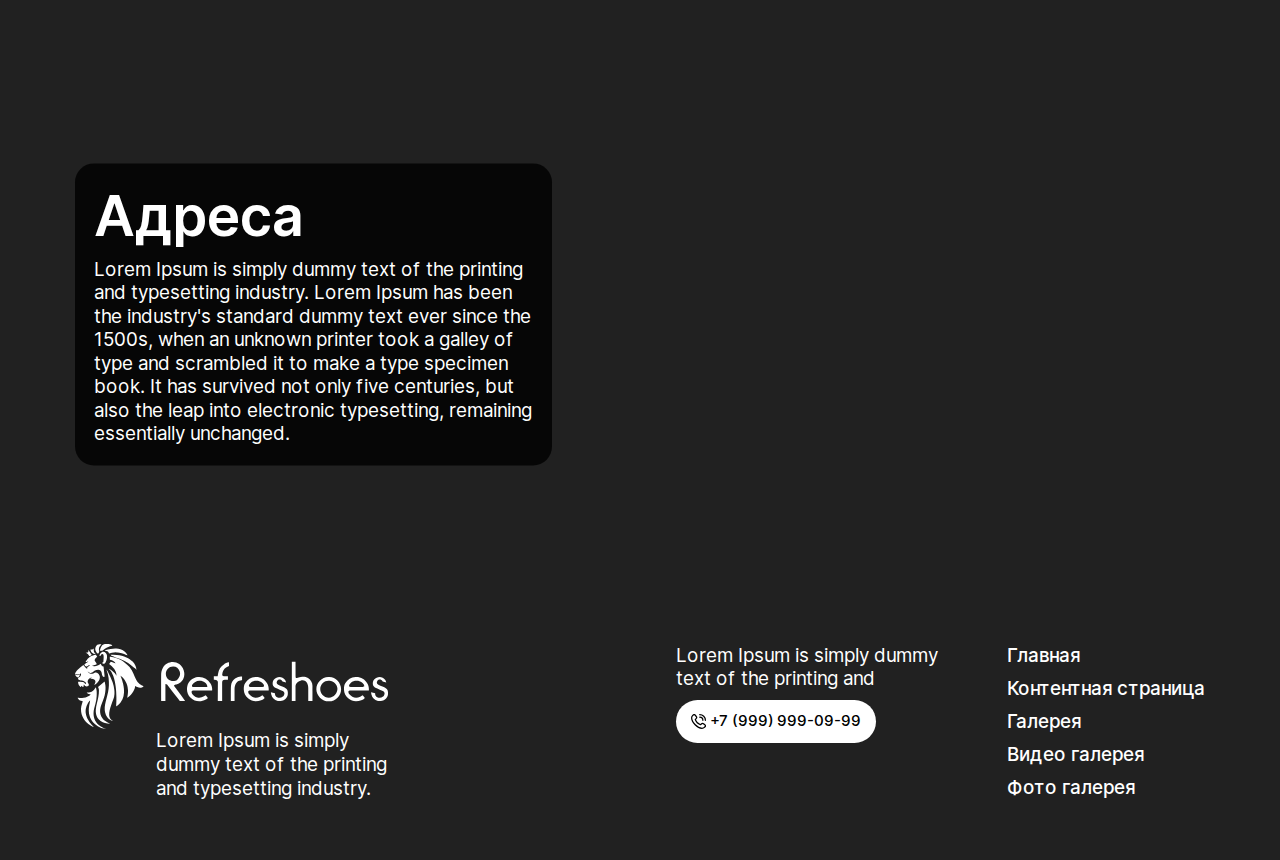
<file: index3.html>
<!DOCTYPE html>
<html lang="ru">

<head>
    <meta charset="UTF-8">
    <meta name="viewport" content="width=device-width, initial-scale=1.0">
    <meta name="description" content="">
    <meta name="keywords" content="">
    <link rel="stylesheet" href="css/libs.min.css">
    <link rel="stylesheet" href="css/style.min.css">
    <title>Главная</title>
</head>

<body class="m-page">
    <div class="wrapper">
        <header class="header">
            <div class="container">
                <div class="header__inner">
                    <a href="" class="header__logo">
                        <img src="img/logo.svg" alt="">
                    </a>

                    <div class="menu">
                        <div class="menu__links">
                            <div class="container">
                                <nav class="nav">
                                    <a href="" class="nav__link"><span>Главная</span></a>
                                    <div class="nav__item">
                                        <div class="nav__show">
                                            <span>Галерея</span>
                                            <img src="img/arrow.svg" alt="">
                                        </div>
                                        <div class="nav__hidden">
                                            <div class="nav__inner">
                                                <a href="" class="nav__sublink">Видео галерея</a>
                                                <a href="" class="nav__sublink">Фото галерея</a>
                                            </div>
                                        </div>
                                    </div>
                                    <a href="" class="nav__link"><span>Контентная страница</span></a>
                                </nav>
                            </div>
                        </div>

                        <div class="menu__left _flex">
                            <div class="menu__time">
                                <div class="text16">
                                    Время работы:
                                    11:00 до 20:00
                                </div>
                            </div>
                            <div class="socials">
                                <a href="" class="socials__item">
                                    <img src="img/whatsapp.svg" alt="">
                                </a>
                                <a href="" class="socials__item">
                                    <img src="img/ig.svg" alt="">
                                </a>
                            </div>

                        </div>
                        <div class="menu__right _flex">
                            <div class="menu__street _flex">
                                <img src="img/mark.svg" alt="">
                                <div class="text16">
                                    Lorem Ipsum is simply dummy text of the printing.
                                </div>
                            </div>
                            <a href="tel:+79999990999" class="menu__btn m-btn m-btn-primary">
                                <img src="img/phone.svg" alt="">
                                <span>+7 (999) 999-09-99</span>
                            </a>
                        </div>
                    </div>

                    <button class="burger">
                        <img src="img/burger.svg" alt="" class="_view1">
                        <img src="img/burger2.svg" alt="" class="_view2">
                    </button>
                </div>
            </div>

        </header>
        <main class="content">

            <div class="main-slider slider">
                <div class="swiper-container">
                    <div class="swiper-wrapper">
                        <div class="swiper-slide">
                            <div class="main-slider__img">
                                <img src="img/main2.webp" alt="">
                            </div>
                        </div>
                        <div class="swiper-slide">
                            <div class="main-slider__img">
                                <img src="img/main2.webp" alt="">
                            </div>
                        </div>
                        <div class="swiper-slide">
                            <div class="main-slider__img">
                                <img src="img/main2.webp" alt="">
                            </div>
                        </div>
                    </div>
                </div>
                <div class="main-slider__nav">
                    <div class="swiper-nav">
                        <div class="m-btn-primary swiper-button swiper-button-prev">
                            <svg width="19" height="20" viewBox="0 0 19 20" fill="none" xmlns="http://www.w3.org/2000/svg">
                                <path d="M13.9341 1.25417C13.9338 1.58558 13.8019 1.90331 13.5675 2.1375L7.17412 8.53084C6.98061 8.7243 6.8271 8.95399 6.72237 9.20679C6.61764 9.45958 6.56373 9.73054 6.56373 10.0042C6.56373 10.2778 6.61764 10.5488 6.72237 10.8016C6.8271 11.0543 6.98061 11.284 7.17412 11.4775L13.5591 17.8625C13.7868 18.0983 13.9128 18.414 13.91 18.7418C13.9071 19.0695 13.7757 19.383 13.5439 19.6148C13.3121 19.8465 12.9986 19.978 12.6709 19.9808C12.3431 19.9837 12.0274 19.8577 11.7916 19.63L5.40662 13.25C4.54809 12.3898 4.06592 11.2241 4.06592 10.0088C4.06592 8.79341 4.54809 7.62772 5.40662 6.7675L11.8 0.370002C11.9748 0.195072 12.1976 0.0759295 12.4401 0.027651C12.6827 -0.0206274 12.9341 0.00412773 13.1626 0.098784C13.391 0.19344 13.5863 0.353743 13.7236 0.559409C13.861 0.765075 13.9342 1.00686 13.9341 1.25417Z" fill="white" />
                            </svg>
                        </div>
                        <div class="m-btn-primary swiper-button swiper-button-next">
                            <svg width="19" height="20" viewBox="0 0 19 20" fill="none" xmlns="http://www.w3.org/2000/svg">
                                <path d="M5.06592 18.75C5.06621 18.4186 5.1981 18.1009 5.43258 17.8667L11.8259 11.4733C12.0194 11.2799 12.1729 11.0502 12.2777 10.7974C12.3824 10.5446 12.4363 10.2736 12.4363 10C12.4363 9.72637 12.3824 9.45542 12.2777 9.20262C12.1729 8.94982 12.0194 8.72013 11.8259 8.52667L5.44092 2.1375C5.21322 1.90175 5.08723 1.586 5.09008 1.25825C5.09292 0.930504 5.22438 0.616988 5.45614 0.385228C5.6879 0.153468 6.00142 0.0220069 6.32917 0.0191589C6.65691 0.0163109 6.97267 0.142304 7.20842 0.370001L13.5934 6.75417C14.4519 7.61439 14.9341 8.78008 14.9341 9.99542C14.9341 11.2108 14.4519 12.3765 13.5934 13.2367L7.20008 19.63C7.02552 19.8047 6.80312 19.9237 6.56096 19.9722C6.31879 20.0206 6.06772 19.9962 5.83941 19.902C5.6111 19.8079 5.41579 19.6482 5.27813 19.4432C5.14047 19.2382 5.06663 18.997 5.06592 18.75Z" fill="white" />
                            </svg>
                        </div>
                    </div>

                </div>
                <div class="swiper-pagination"></div>

            </div>

            <div class="gallery">
                <div class="container">
                    <div class="h1 text-center">
                        Наши работы
                    </div>
                    <div class="gallery-slider slider">
                        <div class="swiper-container">
                            <div class="swiper-wrapper">
                                <div class="swiper-slide">
                                    <a href="img/gallery.webp" data-fancybox class="gallery-item">
                                        <img src="img/gallery.webp" alt="">
                                    </a>
                                </div>
                                <div class="swiper-slide">
                                    <a href="img/gallery2.webp" data-fancybox class="gallery-item">
                                        <img src="img/gallery2.webp" alt="">
                                    </a>
                                </div>
                                <div class="swiper-slide">
                                    <a href="img/gallery3.webp" data-fancybox class="gallery-item">
                                        <img src="img/gallery3.webp" alt="">
                                    </a>
                                </div>
                                <div class="swiper-slide">
                                    <a href="img/gallery4.webp" data-fancybox class="gallery-item">
                                        <img src="img/gallery4.webp" alt="">
                                    </a>
                                </div>
                                <div class="swiper-slide">
                                    <a href="img/gallery5.webp" data-fancybox class="gallery-item">
                                        <img src="img/gallery5.webp" alt="">
                                    </a>
                                </div>
                            </div>
                        </div>
                        <div class="swiper-nav">
                            <div class="m-btn-primary swiper-button swiper-button-prev">
                                <svg width="19" height="20" viewBox="0 0 19 20" fill="none" xmlns="http://www.w3.org/2000/svg">
                                    <path d="M13.9341 1.25417C13.9338 1.58558 13.8019 1.90331 13.5675 2.1375L7.17412 8.53084C6.98061 8.7243 6.8271 8.95399 6.72237 9.20679C6.61764 9.45958 6.56373 9.73054 6.56373 10.0042C6.56373 10.2778 6.61764 10.5488 6.72237 10.8016C6.8271 11.0543 6.98061 11.284 7.17412 11.4775L13.5591 17.8625C13.7868 18.0983 13.9128 18.414 13.91 18.7418C13.9071 19.0695 13.7757 19.383 13.5439 19.6148C13.3121 19.8465 12.9986 19.978 12.6709 19.9808C12.3431 19.9837 12.0274 19.8577 11.7916 19.63L5.40662 13.25C4.54809 12.3898 4.06592 11.2241 4.06592 10.0088C4.06592 8.79341 4.54809 7.62772 5.40662 6.7675L11.8 0.370002C11.9748 0.195072 12.1976 0.0759295 12.4401 0.027651C12.6827 -0.0206274 12.9341 0.00412773 13.1626 0.098784C13.391 0.19344 13.5863 0.353743 13.7236 0.559409C13.861 0.765075 13.9342 1.00686 13.9341 1.25417Z" fill="white" />
                                </svg>
                            </div>
                            <div class="m-btn-primary swiper-button swiper-button-next">
                                <svg width="19" height="20" viewBox="0 0 19 20" fill="none" xmlns="http://www.w3.org/2000/svg">
                                    <path d="M5.06592 18.75C5.06621 18.4186 5.1981 18.1009 5.43258 17.8667L11.8259 11.4733C12.0194 11.2799 12.1729 11.0502 12.2777 10.7974C12.3824 10.5446 12.4363 10.2736 12.4363 10C12.4363 9.72637 12.3824 9.45542 12.2777 9.20262C12.1729 8.94982 12.0194 8.72013 11.8259 8.52667L5.44092 2.1375C5.21322 1.90175 5.08723 1.586 5.09008 1.25825C5.09292 0.930504 5.22438 0.616988 5.45614 0.385228C5.6879 0.153468 6.00142 0.0220069 6.32917 0.0191589C6.65691 0.0163109 6.97267 0.142304 7.20842 0.370001L13.5934 6.75417C14.4519 7.61439 14.9341 8.78008 14.9341 9.99542C14.9341 11.2108 14.4519 12.3765 13.5934 13.2367L7.20008 19.63C7.02552 19.8047 6.80312 19.9237 6.56096 19.9722C6.31879 20.0206 6.06772 19.9962 5.83941 19.902C5.6111 19.8079 5.41579 19.6482 5.27813 19.4432C5.14047 19.2382 5.06663 18.997 5.06592 18.75Z" fill="white" />
                                </svg>
                            </div>
                        </div>

                    </div>
                </div>

            </div>

            <div class="sales">
                <div class="container">
                    <div class="h1 text-center">
                        Акции
                    </div>
                    <div class="sales__grid">
                        <div class="sales__col">
                            <div class="sale-card">
                                <div class="sale-card__top">
                                    <span>
                                        При заказе услуг от
                                        30 000 руб.
                                    </span>
                                </div>
                                <div class="sale-card__bottom">
                                    <div class="h1">
                                        <span>Скидка</span> <br>
                                        10%
                                    </div>
                                </div>
                            </div>
                        </div>
                        <div class="sales__col">
                            <img src="img/sale.svg" alt="" class="sales__img">
                        </div>
                    </div>
                </div>
            </div>

            <div class="info">
                <div class="container">
                    <div class="h1 text-center">
                        Информации о доставке
                    </div>
                    <div class="info__items">
                        <div class="info-card">
                            <div class="info-card__icon">
                                <img src="img/info-icon.svg" alt="">
                            </div>
                            <div class="info-card__inner">
                                <div class="text20">
                                    Доставка на дом в <br> назначенное время.
                                </div>
                            </div>
                        </div>

                        <div class="info-card">
                            <div class="info-card__icon">
                                <img src="img/info-icon2.svg" alt="">
                            </div>
                            <div class="info-card__inner">
                                <div class="text20">
                                    Курьер забирет изделия <br> в удобное для Вас время.
                                </div>
                            </div>
                        </div>

                        <div class="info-card">
                            <div class="info-card__icon">
                                <img src="img/info-icon3.svg" alt="">
                            </div>
                            <div class="info-card__inner">
                                <div class="text20">
                                    Стоимость доставки в <br> пределах МКАД - 500 рублей.
                                </div>
                            </div>
                        </div>

                        <div class="info-card">
                            <div class="info-card__icon">
                                <img src="img/info-icon4.svg" alt="">
                            </div>
                            <div class="info-card__inner">
                                <div class="text20">
                                    При заказе от 5000 рублей <br> - доставка бесплатно.
                                </div>
                            </div>
                        </div>

                        <div class="info-card">
                            <div class="info-card__icon">
                                <img src="img/info-icon5.svg" alt="">
                            </div>
                            <div class="info-card__inner">
                                <div class="text20">
                                    Нужна примерка при заказе пошива обуви, <br> дополнительно оплачивается выезд специалиста.
                                </div>
                            </div>
                        </div>

                    </div>
                </div>
            </div>

            <div class="advantages m-backdrop" style="background-image: url(img/advantages.jpg);">
                <div class="container">
                    <div class="h1 text-center">
                        Наши преимущества
                    </div>
                    <div class="advantages__items">
                        <div class="advantage-card">
                            <div class="advantage-card__icon">
                                <img src="img/1.svg" alt="">
                            </div>
                            <div class="advantage-card__text text20">
                                Оперативно отвечаем на все заявки.
                            </div>
                        </div>

                        <div class="advantage-card">
                            <div class="advantage-card__icon">
                                <img src="img/2.svg" alt="">
                            </div>
                            <div class="advantage-card__text text20">
                                Экономия времени, не надо ни куда ходить.
                            </div>
                        </div>

                        <div class="advantage-card">
                            <div class="advantage-card__icon">
                                <img src="img/3.svg" alt="">
                            </div>
                            <div class="advantage-card__text text20">
                                Курьер бесплатно заберёт и привезёт.
                            </div>
                        </div>

                        <div class="advantage-card">
                            <div class="advantage-card__icon">
                                <img src="img/4.svg" alt="">
                            </div>
                            <div class="advantage-card__text text20">
                                Гарантия 30 дней на все услуги.
                            </div>
                        </div>

                        <div class="advantage-card">
                            <div class="advantage-card__icon">
                                <img src="img/5.svg" alt="">
                            </div>
                            <div class="advantage-card__text text20">
                                Высокое качество работ.
                            </div>
                        </div>

                    </div>
                </div>
            </div>

            <div class="about">
                <div class="container">
                    <div class="h1 text-center">
                        О компании
                    </div>
                    <div class="about__grid">
                        <div class="about__col">
                            <div class="about__text text20">
                                <b>Refreshoes</b> – это профессиональная мастерская, специализирующаяся на ремонте и реставрации брендовой обуви, сумок, курток и изделий из кожи любого уровня сложности.. Наша компания работает на рынке более 15 лет. Все работы по ремонту и реставрации выполняются высококвалифицированными мастерами с использованием современных технологий и высококачественной обувной косметики европейского производства. Мы контролируем все этапы работы и дорожим доверием клиентов. У нас большой опыт и репутация. Мы профессионалы своего дела.
                            </div>
                        </div>
                        <div class="about__col">
                            <div class="about__media">
                                <div class="about__img">
                                    <img src="img/about.jpg" alt="">
                                </div>
                                <div class="about__img about__img--float">
                                    <img src="img/about2.jpg" alt="">
                                </div>
                            </div>
                        </div>
                    </div>
                    <a href="https://www.youtube.com/embed/Y4MHIk8dHwk" data-fancybox class="video">
                        <div class="video__img m-backdrop">
                            <img src="img/video.jpg" alt="">
                        </div>
                        <img src="img/play.svg" alt="" class="video__play">
                    </a>
                </div>
            </div>

            <div class="contacts">
                <div class="contacts-info">
                    <div class="h1">
                        Адреса
                    </div>
                    <div class="text20">
                        Lorem Ipsum is simply dummy text of the printing and typesetting industry. Lorem Ipsum has been the industry's standard dummy text ever since the 1500s, when an unknown printer took a galley of type and scrambled it to make a type specimen book. It has survived not only five centuries, but also the leap into electronic typesetting, remaining essentially unchanged.
                    </div>
                </div>
                <div class="map">
                    <script type="text/javascript" charset="utf-8" async src="https://api-maps.yandex.ru/services/constructor/1.0/js/?um=constructor%3A677118dfe073809379cd6aa33a26aacfb352b2f6bba1ac8a85d1805b4c4a0619&amp;width=100%&amp;height=100%&amp;lang=ru_RU&amp;scroll=false"></script>
                </div>

            </div>


        </main>
        <footer class="footer">
            <div class="container">
                <div class="footer__inner">
                    <div class="footer__info">
                        <a href="" class="footer__logo">
                            <img src="img/logo.svg" alt="">
                        </a>
                        <div class="footer__desc">
                            <div class="text20 text16-tablet">
                                Lorem Ipsum is simply dummy text of the printing and typesetting industry.
                            </div>
                        </div>
                    </div>
                    <div class="footer__contacts">
                        <div class="text20 text16-tablet">
                            Lorem Ipsum is simply dummy text of the printing and
                        </div>
                        <a href="tel:+79999990999" class="footer__btn m-btn m-btn-white">
                            <img src="img/phone2.svg" alt="">
                            <span>+7 (999) 999-09-99</span>
                        </a>
                    </div>
                    <div class="footer__links">
                        <a href="" class="footer__link"><span>Главная</span></a>
                        <a href="" class="footer__link"><span>Контентная страница</span></a>
                        <a href="" class="footer__link"><span>Галерея</span></a>
                        <a href="" class="footer__link"><span>Видео галерея</span></a>
                        <a href="" class="footer__link"><span>Фото галерея</span></a>
                    </div>
                </div>
            </div>

        </footer>
    </div>

    <script src="js/libs.min.js"></script>
    <script src="js/main.min.js"></script>

</body>

</html>
</file>
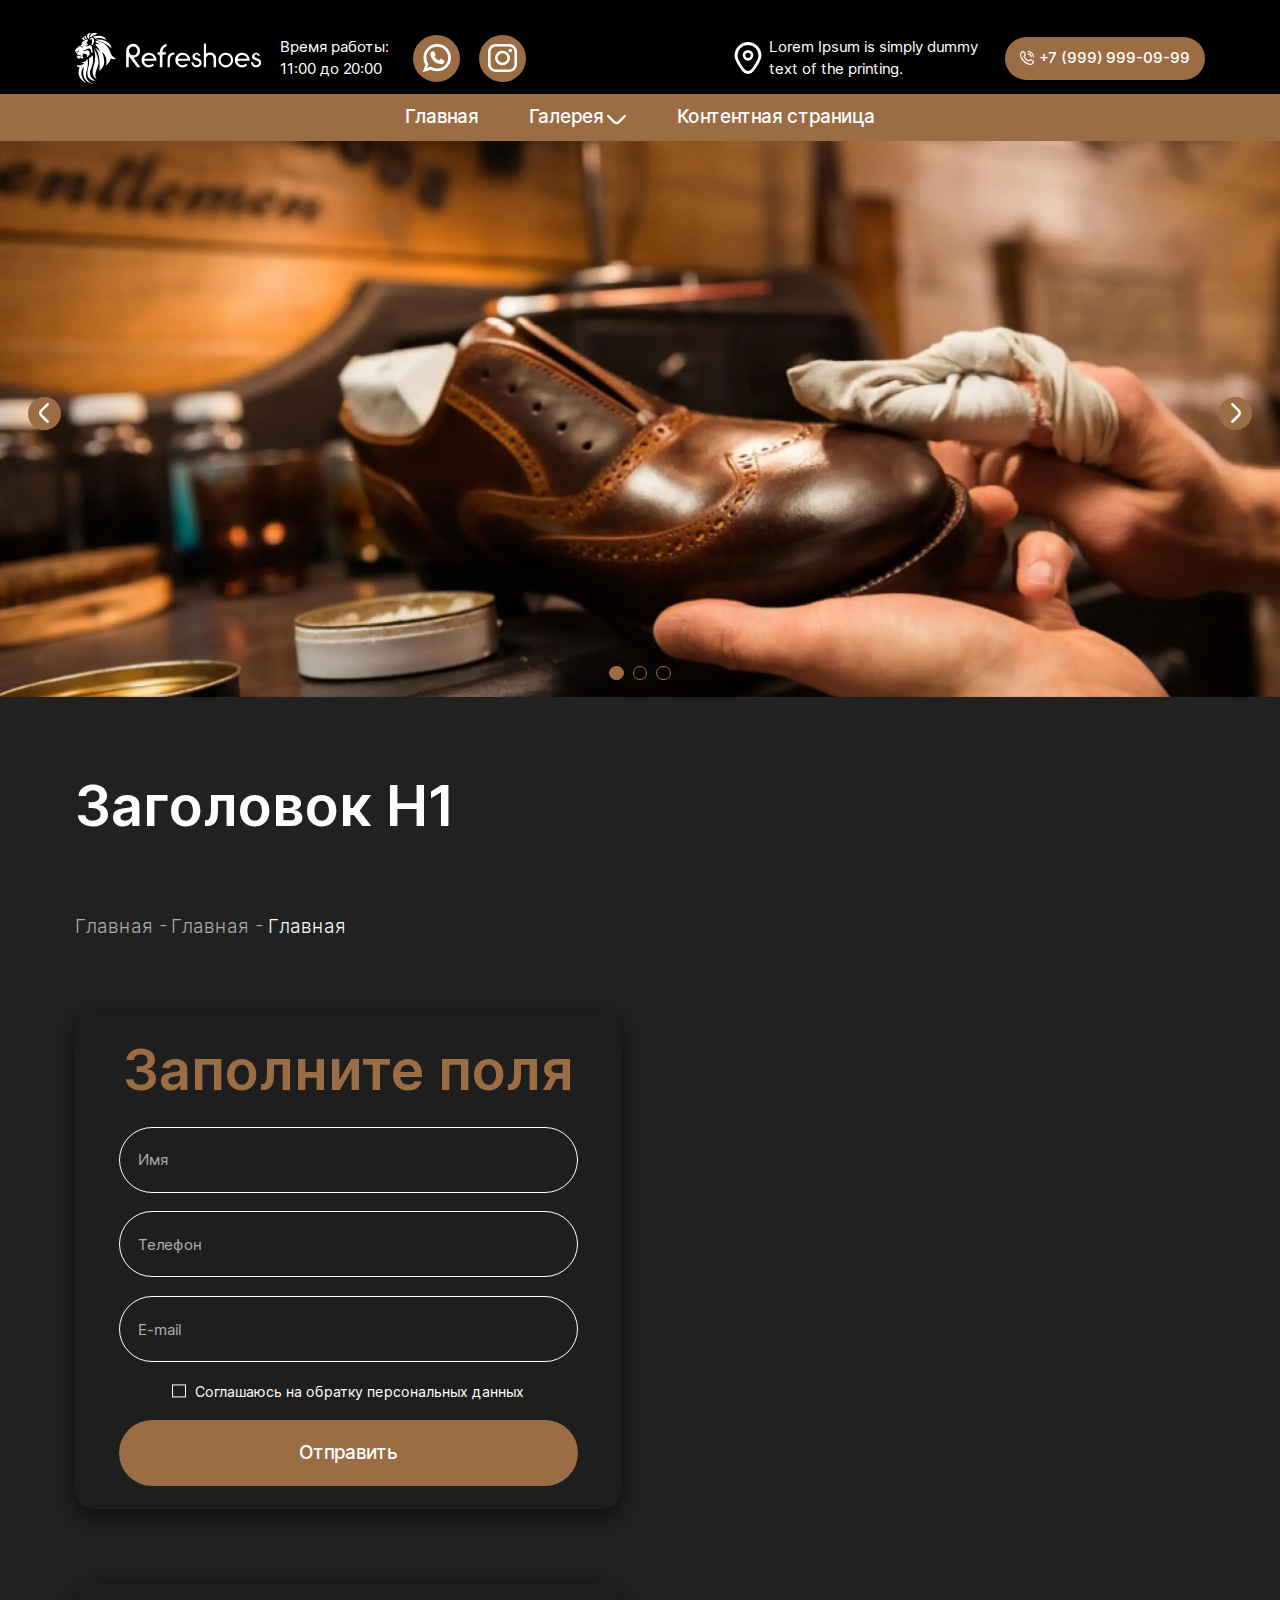
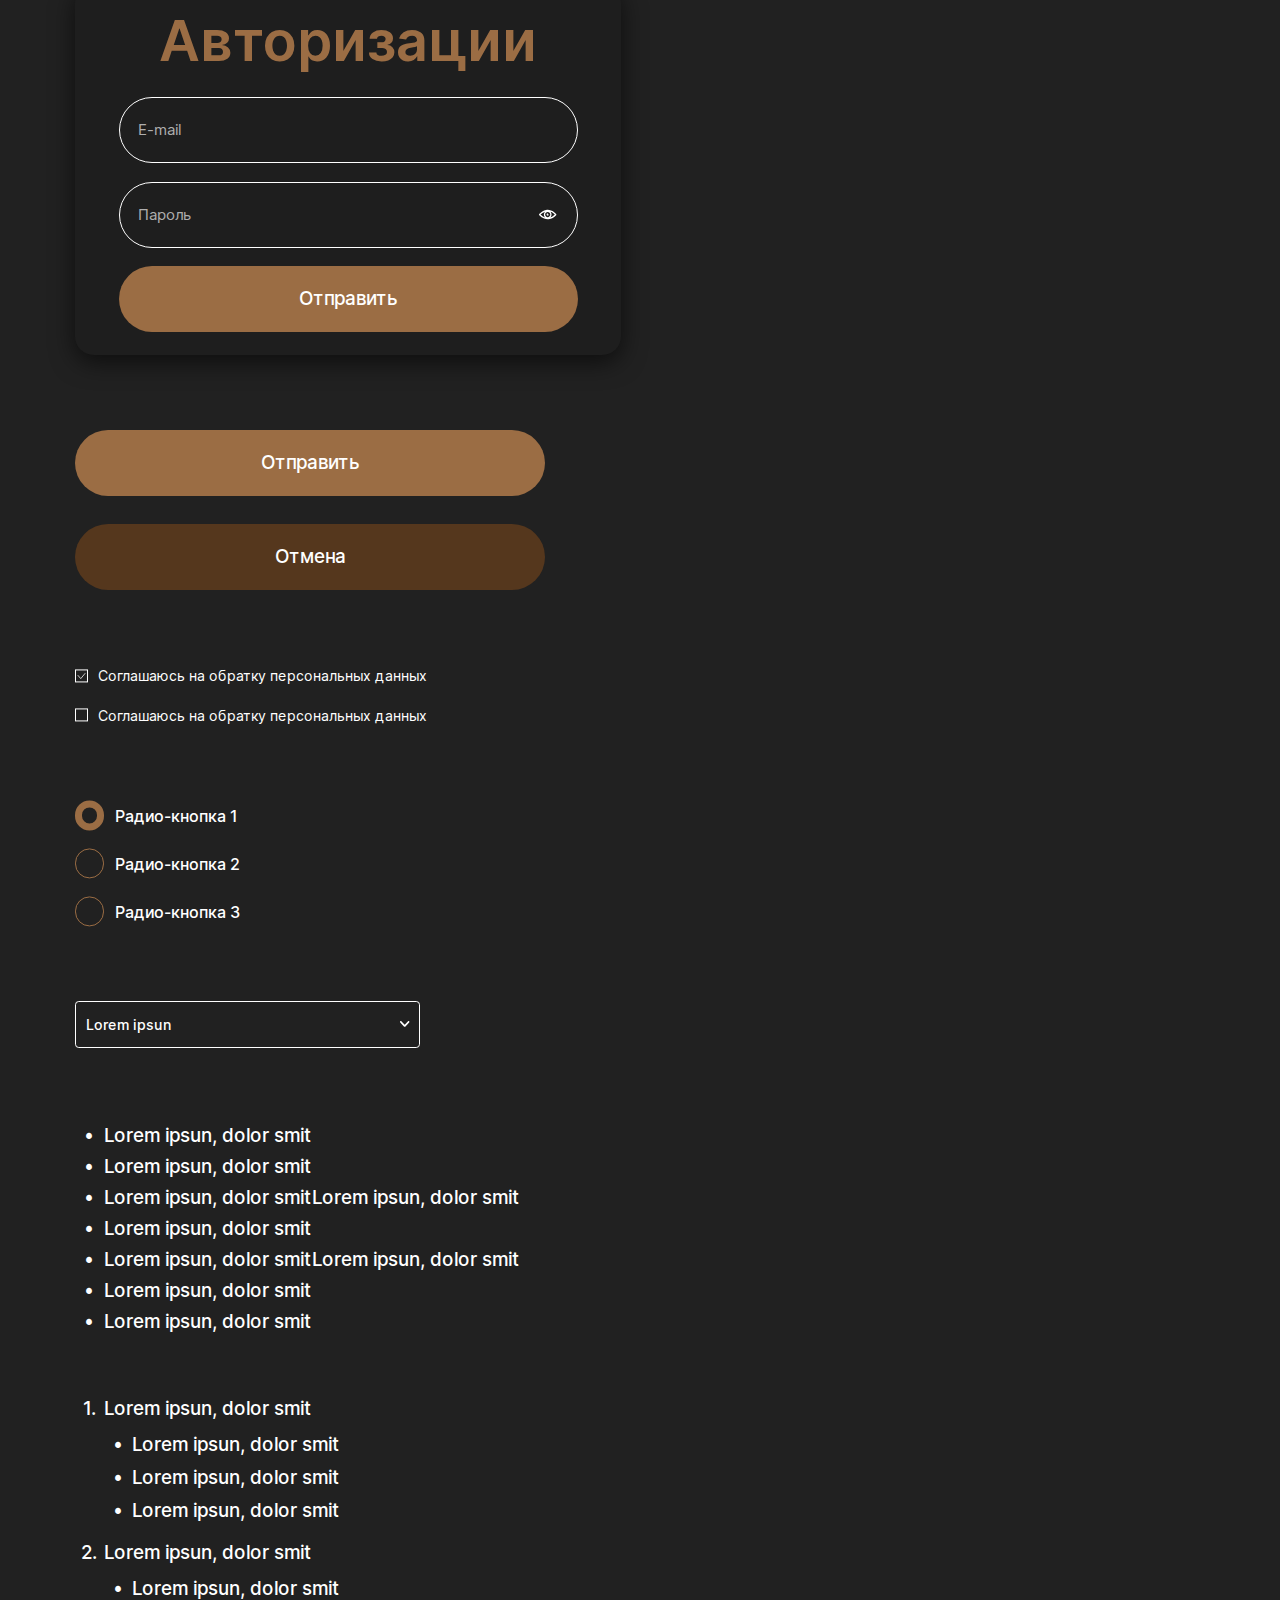
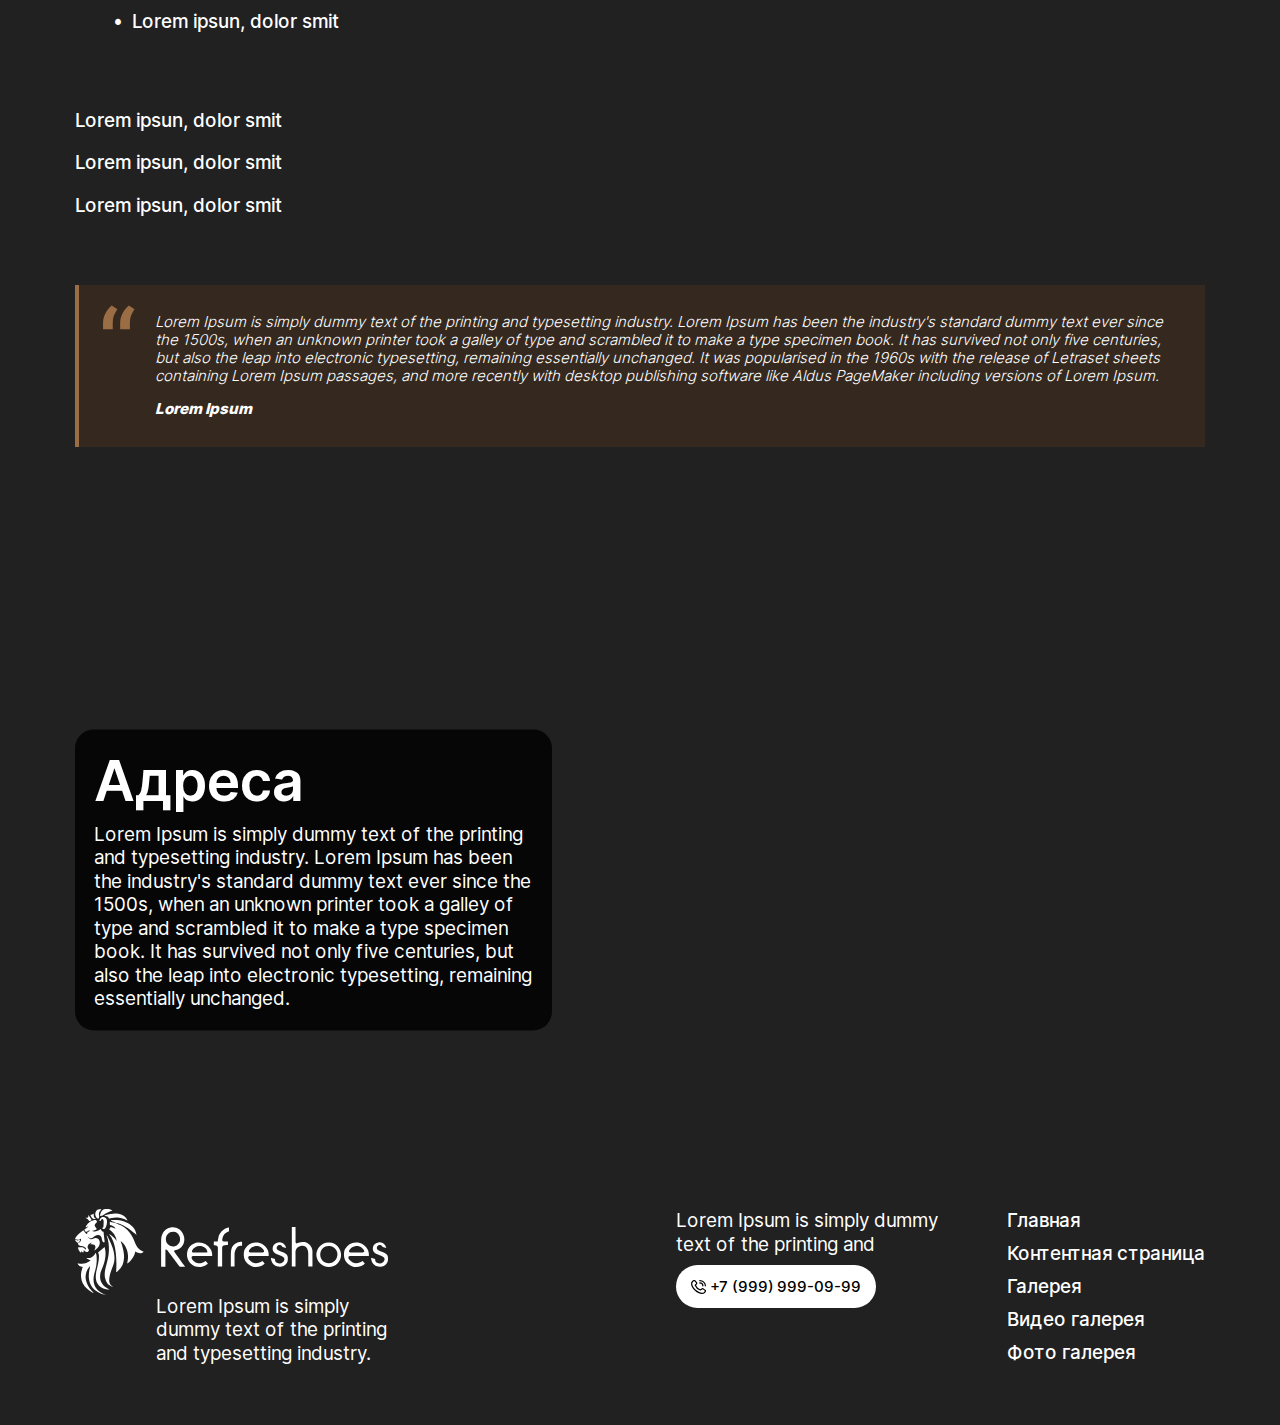
<file: index4.html>
<!DOCTYPE html>
<html lang="ru">

<head>
    <meta charset="UTF-8">
    <meta name="viewport" content="width=device-width, initial-scale=1.0">
    <meta name="description" content="">
    <meta name="keywords" content="">
    <link rel="stylesheet" href="css/libs.min.css">
    <link rel="stylesheet" href="css/style.min.css">
    <title>Главная</title>
</head>

<body class="m-page">
    <div class="wrapper">
        <header class="header">
            <div class="container">
                <div class="header__inner">
                    <a href="" class="header__logo">
                        <img src="img/logo.svg" alt="">
                    </a>

                    <div class="menu">
                        <div class="menu__links">
                            <div class="container">
                                <nav class="nav">
                                    <a href="" class="nav__link"><span>Главная</span></a>
                                    <div class="nav__item">
                                        <div class="nav__show">
                                            <span>Галерея</span>
                                            <img src="img/arrow.svg" alt="">
                                        </div>
                                        <div class="nav__hidden">
                                            <div class="nav__inner">
                                                <a href="" class="nav__sublink">Видео галерея</a>
                                                <a href="" class="nav__sublink">Фото галерея</a>
                                            </div>
                                        </div>
                                    </div>
                                    <a href="" class="nav__link"><span>Контентная страница</span></a>
                                </nav>
                            </div>
                        </div>

                        <div class="menu__left _flex">
                            <div class="menu__time">
                                <div class="text16">
                                    Время работы:
                                    11:00 до 20:00
                                </div>
                            </div>
                            <div class="socials">
                                <a href="" class="socials__item">
                                    <img src="img/whatsapp.svg" alt="">
                                </a>
                                <a href="" class="socials__item">
                                    <img src="img/ig.svg" alt="">
                                </a>
                            </div>

                        </div>
                        <div class="menu__right _flex">
                            <div class="menu__street _flex">
                                <img src="img/mark.svg" alt="">
                                <div class="text16">
                                    Lorem Ipsum is simply dummy text of the printing.
                                </div>
                            </div>
                            <a href="tel:+79999990999" class="menu__btn m-btn m-btn-primary">
                                <img src="img/phone.svg" alt="">
                                <span>+7 (999) 999-09-99</span>
                            </a>
                        </div>
                    </div>

                    <button class="burger">
                        <img src="img/burger.svg" alt="" class="_view1">
                        <img src="img/burger2.svg" alt="" class="_view2">
                    </button>
                </div>
            </div>

        </header>
        <main class="content">

            <div class="main-slider slider">
                <div class="swiper-container">
                    <div class="swiper-wrapper">
                        <div class="swiper-slide">
                            <div class="main-slider__img">
                                <img src="img/main2.webp" alt="">
                            </div>
                        </div>
                        <div class="swiper-slide">
                            <div class="main-slider__img">
                                <img src="img/main2.webp" alt="">
                            </div>
                        </div>
                        <div class="swiper-slide">
                            <div class="main-slider__img">
                                <img src="img/main2.webp" alt="">
                            </div>
                        </div>
                    </div>
                </div>
                <div class="main-slider__nav">
                    <div class="swiper-nav">
                        <div class="m-btn-primary swiper-button swiper-button-prev">
                            <svg width="19" height="20" viewBox="0 0 19 20" fill="none" xmlns="http://www.w3.org/2000/svg">
                                <path d="M13.9341 1.25417C13.9338 1.58558 13.8019 1.90331 13.5675 2.1375L7.17412 8.53084C6.98061 8.7243 6.8271 8.95399 6.72237 9.20679C6.61764 9.45958 6.56373 9.73054 6.56373 10.0042C6.56373 10.2778 6.61764 10.5488 6.72237 10.8016C6.8271 11.0543 6.98061 11.284 7.17412 11.4775L13.5591 17.8625C13.7868 18.0983 13.9128 18.414 13.91 18.7418C13.9071 19.0695 13.7757 19.383 13.5439 19.6148C13.3121 19.8465 12.9986 19.978 12.6709 19.9808C12.3431 19.9837 12.0274 19.8577 11.7916 19.63L5.40662 13.25C4.54809 12.3898 4.06592 11.2241 4.06592 10.0088C4.06592 8.79341 4.54809 7.62772 5.40662 6.7675L11.8 0.370002C11.9748 0.195072 12.1976 0.0759295 12.4401 0.027651C12.6827 -0.0206274 12.9341 0.00412773 13.1626 0.098784C13.391 0.19344 13.5863 0.353743 13.7236 0.559409C13.861 0.765075 13.9342 1.00686 13.9341 1.25417Z" fill="white" />
                            </svg>
                        </div>
                        <div class="m-btn-primary swiper-button swiper-button-next">
                            <svg width="19" height="20" viewBox="0 0 19 20" fill="none" xmlns="http://www.w3.org/2000/svg">
                                <path d="M5.06592 18.75C5.06621 18.4186 5.1981 18.1009 5.43258 17.8667L11.8259 11.4733C12.0194 11.2799 12.1729 11.0502 12.2777 10.7974C12.3824 10.5446 12.4363 10.2736 12.4363 10C12.4363 9.72637 12.3824 9.45542 12.2777 9.20262C12.1729 8.94982 12.0194 8.72013 11.8259 8.52667L5.44092 2.1375C5.21322 1.90175 5.08723 1.586 5.09008 1.25825C5.09292 0.930504 5.22438 0.616988 5.45614 0.385228C5.6879 0.153468 6.00142 0.0220069 6.32917 0.0191589C6.65691 0.0163109 6.97267 0.142304 7.20842 0.370001L13.5934 6.75417C14.4519 7.61439 14.9341 8.78008 14.9341 9.99542C14.9341 11.2108 14.4519 12.3765 13.5934 13.2367L7.20008 19.63C7.02552 19.8047 6.80312 19.9237 6.56096 19.9722C6.31879 20.0206 6.06772 19.9962 5.83941 19.902C5.6111 19.8079 5.41579 19.6482 5.27813 19.4432C5.14047 19.2382 5.06663 18.997 5.06592 18.75Z" fill="white" />
                            </svg>
                        </div>
                    </div>

                </div>
                <div class="swiper-pagination"></div>

            </div>

            <div class="ui">
                <div class="container">
                    <div class="h1">
                        Заголовок H1
                    </div>

                    <div class="_split"></div>

                    <div class="breadcrumbs">
                        <a href="" class="breadcrumbs__item">Главная</a>
                        <a href="" class="breadcrumbs__item">Главная</a>
                        <div class="breadcrumbs__item">Главная</div>
                    </div>

                    <div class="_split"></div>

                    <div style="max-width: 36.25em">
                        <form class="m-form">
                            <div class="h1 primary-text text-center">
                                Заполните поля
                            </div>
                            <div class="m-form__fields">
                                <div class="fg">
                                    <input type="text" placeholder="Имя">
                                </div>
                                <div class="fg">
                                    <input type="tel" placeholder="Телефон">
                                </div>
                                <div class="fg">
                                    <input type="email" placeholder="E-mail">
                                </div>
                                <div class="m-form__check">
                                    <div class="m-check">
                                        <input type="checkbox">
                                        <label><span>Соглашаюсь на обратку персональных данных</span></label>
                                    </div>
                                </div>
                                <button class="m-btn m-btn-primary">
                                    <span>Отправить</span>
                                </button>
                            </div>
                        </form>
                    </div>

                    <div class="_split"></div>

                    <div style="max-width: 36.25em">
                        <form class="m-form">
                            <div class="h1 primary-text text-center">
                                Авторизации
                            </div>
                            <div class="m-form__fields">
                                <div class="fg">
                                    <input type="email" placeholder="E-mail">
                                </div>
                                <div class="fg pass-field">
                                    <input type="password" placeholder="Пароль">
                                    <button type="button" class="pass-toggle">
                                        <img src="img/pass.svg" alt="" class="_view1">
                                        <img src="img/pass2.svg" alt="" class="_view2">
                                    </button>
                                </div>
                                <button class="m-btn m-btn-primary">
                                    <span>Отправить</span>
                                </button>
                            </div>
                        </form>
                    </div>

                    <div class="_split"></div>
                    <div style="max-width: 470px;">
                        <div class="ui__buttons">
                            <button class="m-btn m-btn-primary">
                                <span>Отправить</span>
                            </button>
                            <button class="m-btn m-btn-dark">
                                <span>Отмена</span>
                            </button>
                        </div>
                    </div>

                    <div class="_split"></div>
                    <div class="ui__checks">
                        <div class="m-check">
                            <input checked type="checkbox">
                            <label><span>Соглашаюсь на обратку персональных данных</span></label>
                        </div>
                        <div class="m-check">
                            <input type="checkbox">
                            <label><span>Соглашаюсь на обратку персональных данных</span></label>
                        </div>
                    </div>

                    <div class="_split"></div>
                    <div class="ui__checks">
                        <div class="m-radio">
                            <input checked type="radio" name="radioName">
                            <label><span>Радио-кнопка 1</span></label>
                        </div>
                        <div class="m-radio">
                            <input type="radio" name="radioName">
                            <label><span>Радио-кнопка 2</span></label>
                        </div>
                        <div class="m-radio">
                            <input type="radio" name="radioName">
                            <label><span>Радио-кнопка 3</span></label>
                        </div>
                    </div>

                    <div class="_split"></div>
                    <div style="max-width: 345px">
                        <div class="ui__checks">
                            <div class="m-select">
                                <input class="m-select__field" type="hidden">
                                <div class="m-select__toggle">
                                    <span class="m-select__current">
                                    Lorem ipsun
                                </span>
                                    <svg width="10" height="7" viewBox="0 0 10 7" fill="none" xmlns="http://www.w3.org/2000/svg">
                                        <path fill-rule="evenodd" clip-rule="evenodd" d="M9.75594 1.52408C10.0814 1.17542 10.0814 0.610145 9.75594 0.261491C9.43053 -0.0871635 8.90294 -0.0871635 8.57753 0.261491L4.99959 4.095L1.42165 0.261491C1.09624 -0.0871635 0.56864 -0.0871635 0.24323 0.261491C-0.082181 0.610145 -0.082181 1.17542 0.24323 1.52408L4.40956 5.988C4.57247 6.16255 4.78606 6.24972 4.99959 6.24949C5.21311 6.24972 5.4267 6.16255 5.58961 5.988L9.75594 1.52408Z" fill="white" />
                                    </svg>
                                </div>
                                <div class="m-select__dropdown">
                                    <div class="m-select__option _active" data-value="Lorem ipsun">
                                        <span>Lorem ipsun</span>
                                    </div>
                                    <div class="m-select__option" data-value="Lorem ipsun 2">
                                        <span>Lorem ipsun 2</span>
                                    </div>
                                    <div class="m-select__option" data-value="Lorem ipsun 3">
                                        <span>Lorem ipsun 3</span>
                                    </div>
                                </div>
                            </div>
                        </div>
                    </div>

                    <div class="_split"></div>

                    <div class="text">
                        <ul>
                            <li>Lorem ipsun, dolor smit</li>
                            <li>Lorem ipsun, dolor smit</li>
                            <li>Lorem ipsun, dolor smitLorem ipsun, dolor smit</li>
                            <li>Lorem ipsun, dolor smit</li>
                            <li>Lorem ipsun, dolor smitLorem ipsun, dolor smit</li>
                            <li>Lorem ipsun, dolor smit</li>
                            <li>Lorem ipsun, dolor smit</li>
                        </ul>

                        <hr>

                        <ol>
                            <li>
                                Lorem ipsun, dolor smit
                                <ul>
                                    <li>Lorem ipsun, dolor smit</li>
                                    <li>Lorem ipsun, dolor smit</li>
                                    <li>Lorem ipsun, dolor smit</li>
                                </ul>
                            </li>
                            <li>
                                Lorem ipsun, dolor smit
                                <ul>
                                    <li>Lorem ipsun, dolor smit</li>
                                    <li>Lorem ipsun, dolor smit</li>
                                </ul>
                            </li>
                        </ol>

                        <hr>
                        <p>Lorem ipsun, dolor smit</p>
                        <p>Lorem ipsun, dolor smit</p>
                        <p>Lorem ipsun, dolor smit</p>

                        <hr>

                        <blockquote>
                            <p>Lorem Ipsum is simply dummy text of the printing and typesetting industry. Lorem Ipsum has been the industry's standard dummy text ever since the 1500s, when an unknown printer took a galley of type and scrambled it to make a type specimen book. It has survived not only five centuries, but also the leap into electronic typesetting, remaining essentially unchanged. It was popularised in the 1960s with the release of Letraset sheets containing Lorem Ipsum passages, and more recently with desktop publishing software like Aldus PageMaker including versions of Lorem Ipsum.</p>
                            <p><b>Lorem Ipsum</b></p>
                        </blockquote>
                    </div>
                </div>
            </div>

            <div class="contacts">
                <div class="contacts-info">
                    <div class="h1">
                        Адреса
                    </div>
                    <div class="text20">
                        Lorem Ipsum is simply dummy text of the printing and typesetting industry. Lorem Ipsum has been the industry's standard dummy text ever since the 1500s, when an unknown printer took a galley of type and scrambled it to make a type specimen book. It has survived not only five centuries, but also the leap into electronic typesetting, remaining essentially unchanged.
                    </div>
                </div>
                <div class="map">
                    <script type="text/javascript" charset="utf-8" async src="https://api-maps.yandex.ru/services/constructor/1.0/js/?um=constructor%3A677118dfe073809379cd6aa33a26aacfb352b2f6bba1ac8a85d1805b4c4a0619&amp;width=100%&amp;height=100%&amp;lang=ru_RU&amp;scroll=false"></script>
                </div>

            </div>


        </main>
        <footer class="footer">
            <div class="container">
                <div class="footer__inner">
                    <div class="footer__info">
                        <a href="" class="footer__logo">
                            <img src="img/logo.svg" alt="">
                        </a>
                        <div class="footer__desc">
                            <div class="text20 text16-tablet">
                                Lorem Ipsum is simply dummy text of the printing and typesetting industry.
                            </div>
                        </div>
                    </div>
                    <div class="footer__contacts">
                        <div class="text20 text16-tablet">
                            Lorem Ipsum is simply dummy text of the printing and
                        </div>
                        <a href="tel:+79999990999" class="footer__btn m-btn m-btn-white">
                            <img src="img/phone2.svg" alt="">
                            <span>+7 (999) 999-09-99</span>
                        </a>
                    </div>
                    <div class="footer__links">
                        <a href="" class="footer__link"><span>Главная</span></a>
                        <a href="" class="footer__link"><span>Контентная страница</span></a>
                        <a href="" class="footer__link"><span>Галерея</span></a>
                        <a href="" class="footer__link"><span>Видео галерея</span></a>
                        <a href="" class="footer__link"><span>Фото галерея</span></a>
                    </div>
                </div>
            </div>

        </footer>
    </div>

    <script src="js/libs.min.js"></script>
    <script src="js/main.min.js"></script>

</body>

</html>
</file>
<file: css/libs.min.css>
@font-face{font-family:'swiper-icons';src:url("data:application/font-woff;charset=utf-8;base64, [base64]//wADZ2x5ZgAAAywAAADMAAAD2MHtryVoZWFkAAABbAAAADAAAAA2E2+eoWhoZWEAAAGcAAAAHwAAACQC9gDzaG10eAAAAigAAAAZAAAArgJkABFsb2NhAAAC0AAAAFoAAABaFQAUGG1heHAAAAG8AAAAHwAAACAAcABAbmFtZQAAA/gAAAE5AAACXvFdBwlwb3N0AAAFNAAAAGIAAACE5s74hXjaY2BkYGAAYpf5Hu/j+W2+MnAzMYDAzaX6QjD6/4//Bxj5GA8AuRwMYGkAPywL13jaY2BkYGA88P8Agx4j+/8fQDYfA1AEBWgDAIB2BOoAeNpjYGRgYNBh4GdgYgABEMnIABJzYNADCQAACWgAsQB42mNgYfzCOIGBlYGB0YcxjYGBwR1Kf2WQZGhhYGBiYGVmgAFGBiQQkOaawtDAoMBQxXjg/wEGPcYDDA4wNUA2CCgwsAAAO4EL6gAAeNpj2M0gyAACqxgGNWBkZ2D4/wMA+xkDdgAAAHjaY2BgYGaAYBkGRgYQiAHyGMF8FgYHIM3DwMHABGQrMOgyWDLEM1T9/w8UBfEMgLzE////P/5//f/V/xv+r4eaAAeMbAxwIUYmIMHEgKYAYjUcsDAwsLKxc3BycfPw8jEQA/[base64]/uznmfPFBNODM2K7MTQ45YEAZqGP81AmGGcF3iPqOop0r1SPTaTbVkfUe4HXj97wYE+yNwWYxwWu4v1ugWHgo3S1XdZEVqWM7ET0cfnLGxWfkgR42o2PvWrDMBSFj/IHLaF0zKjRgdiVMwScNRAoWUoH78Y2icB/yIY09An6AH2Bdu/UB+yxopYshQiEvnvu0dURgDt8QeC8PDw7Fpji3fEA4z/PEJ6YOB5hKh4dj3EvXhxPqH/SKUY3rJ7srZ4FZnh1PMAtPhwP6fl2PMJMPDgeQ4rY8YT6Gzao0eAEA409DuggmTnFnOcSCiEiLMgxCiTI6Cq5DZUd3Qmp10vO0LaLTd2cjN4fOumlc7lUYbSQcZFkutRG7g6JKZKy0RmdLY680CDnEJ+UMkpFFe1RN7nxdVpXrC4aTtnaurOnYercZg2YVmLN/d/gczfEimrE/fs/bOuq29Zmn8tloORaXgZgGa78yO9/cnXm2BpaGvq25Dv9S4E9+5SIc9PqupJKhYFSSl47+Qcr1mYNAAAAeNptw0cKwkAAAMDZJA8Q7OUJvkLsPfZ6zFVERPy8qHh2YER+3i/BP83vIBLLySsoKimrqKqpa2hp6+jq6RsYGhmbmJqZSy0sraxtbO3sHRydnEMU4uR6yx7JJXveP7WrDycAAAAAAAH//wACeNpjYGRgYOABYhkgZgJCZgZNBkYGLQZtIJsFLMYAAAw3ALgAeNolizEKgDAQBCchRbC2sFER0YD6qVQiBCv/H9ezGI6Z5XBAw8CBK/m5iQQVauVbXLnOrMZv2oLdKFa8Pjuru2hJzGabmOSLzNMzvutpB3N42mNgZGBg4GKQYzBhYMxJLMlj4GBgAYow/P/PAJJhLM6sSoWKfWCAAwDAjgbRAAB42mNgYGBkAIIbCZo5IPrmUn0hGA0AO8EFTQAA");font-weight:400;font-style:normal}:root{--swiper-theme-color: #007aff}.swiper{margin-left:auto;margin-right:auto;position:relative;overflow:hidden;list-style:none;padding:0;z-index:1}.swiper-vertical>.swiper-wrapper{flex-direction:column}.swiper-wrapper{position:relative;width:100%;height:100%;z-index:1;display:flex;transition-property:transform;box-sizing:content-box}.swiper-android .swiper-slide,.swiper-wrapper{transform:translate3d(0px, 0, 0)}.swiper-pointer-events{touch-action:pan-y}.swiper-pointer-events.swiper-vertical{touch-action:pan-x}.swiper-slide{flex-shrink:0;width:100%;height:100%;position:relative;transition-property:transform}.swiper-slide-invisible-blank{visibility:hidden}.swiper-autoheight,.swiper-autoheight .swiper-slide{height:auto}.swiper-autoheight .swiper-wrapper{align-items:flex-start;transition-property:transform, height}.swiper-backface-hidden .swiper-slide{transform:translateZ(0);-webkit-backface-visibility:hidden;backface-visibility:hidden}.swiper-3d,.swiper-3d.swiper-css-mode .swiper-wrapper{perspective:1200px}.swiper-3d .swiper-wrapper,.swiper-3d .swiper-slide,.swiper-3d .swiper-slide-shadow,.swiper-3d .swiper-slide-shadow-left,.swiper-3d .swiper-slide-shadow-right,.swiper-3d .swiper-slide-shadow-top,.swiper-3d .swiper-slide-shadow-bottom,.swiper-3d .swiper-cube-shadow{transform-style:preserve-3d}.swiper-3d .swiper-slide-shadow,.swiper-3d .swiper-slide-shadow-left,.swiper-3d .swiper-slide-shadow-right,.swiper-3d .swiper-slide-shadow-top,.swiper-3d .swiper-slide-shadow-bottom{position:absolute;left:0;top:0;width:100%;height:100%;pointer-events:none;z-index:10}.swiper-3d .swiper-slide-shadow{background:rgba(0,0,0,0.15)}.swiper-3d .swiper-slide-shadow-left{background-image:linear-gradient(to left, rgba(0,0,0,0.5), rgba(0,0,0,0))}.swiper-3d .swiper-slide-shadow-right{background-image:linear-gradient(to right, rgba(0,0,0,0.5), rgba(0,0,0,0))}.swiper-3d .swiper-slide-shadow-top{background-image:linear-gradient(to top, rgba(0,0,0,0.5), rgba(0,0,0,0))}.swiper-3d .swiper-slide-shadow-bottom{background-image:linear-gradient(to bottom, rgba(0,0,0,0.5), rgba(0,0,0,0))}.swiper-css-mode>.swiper-wrapper{overflow:auto;scrollbar-width:none;-ms-overflow-style:none}.swiper-css-mode>.swiper-wrapper::-webkit-scrollbar{display:none}.swiper-css-mode>.swiper-wrapper>.swiper-slide{scroll-snap-align:start start}.swiper-horizontal.swiper-css-mode>.swiper-wrapper{scroll-snap-type:x mandatory}.swiper-vertical.swiper-css-mode>.swiper-wrapper{scroll-snap-type:y mandatory}.swiper-centered>.swiper-wrapper::before{content:'';flex-shrink:0;order:9999}.swiper-centered.swiper-horizontal>.swiper-wrapper>.swiper-slide:first-child{margin-inline-start:var(--swiper-centered-offset-before)}.swiper-centered.swiper-horizontal>.swiper-wrapper::before{height:100%;min-height:1px;width:var(--swiper-centered-offset-after)}.swiper-centered.swiper-vertical>.swiper-wrapper>.swiper-slide:first-child{margin-block-start:var(--swiper-centered-offset-before)}.swiper-centered.swiper-vertical>.swiper-wrapper::before{width:100%;min-width:1px;height:var(--swiper-centered-offset-after)}.swiper-centered>.swiper-wrapper>.swiper-slide{scroll-snap-align:center center}.swiper-virtual .swiper-slide{-webkit-backface-visibility:hidden;transform:translateZ(0)}.swiper-virtual.swiper-css-mode .swiper-wrapper::after{content:'';position:absolute;left:0;top:0;pointer-events:none}.swiper-virtual.swiper-css-mode.swiper-horizontal .swiper-wrapper::after{height:1px;width:var(--swiper-virtual-size)}.swiper-virtual.swiper-css-mode.swiper-vertical .swiper-wrapper::after{width:1px;height:var(--swiper-virtual-size)}:root{--swiper-navigation-size: 44px}.swiper-button-prev,.swiper-button-next{position:absolute;top:50%;width:calc(var(--swiper-navigation-size) / 44 * 27);height:var(--swiper-navigation-size);margin-top:calc(0px - (var(--swiper-navigation-size) / 2));z-index:10;cursor:pointer;display:flex;align-items:center;justify-content:center;color:var(--swiper-navigation-color, var(--swiper-theme-color))}.swiper-button-prev.swiper-button-disabled,.swiper-button-next.swiper-button-disabled{opacity:0.35;cursor:auto;pointer-events:none}.swiper-button-prev:after,.swiper-button-next:after{font-family:swiper-icons;font-size:var(--swiper-navigation-size);text-transform:none !important;letter-spacing:0;text-transform:none;font-variant:initial;line-height:1}.swiper-button-prev,.swiper-rtl .swiper-button-next{left:10px;right:auto}.swiper-button-prev:after,.swiper-rtl .swiper-button-next:after{content:'prev'}.swiper-button-next,.swiper-rtl .swiper-button-prev{right:10px;left:auto}.swiper-button-next:after,.swiper-rtl .swiper-button-prev:after{content:'next'}.swiper-button-lock{display:none}.swiper-pagination{position:absolute;text-align:center;transition:300ms opacity;transform:translate3d(0, 0, 0);z-index:10}.swiper-pagination.swiper-pagination-hidden{opacity:0}.swiper-pagination-fraction,.swiper-pagination-custom,.swiper-horizontal>.swiper-pagination-bullets,.swiper-pagination-bullets.swiper-pagination-horizontal{bottom:10px;left:0;width:100%}.swiper-pagination-bullets-dynamic{overflow:hidden;font-size:0}.swiper-pagination-bullets-dynamic .swiper-pagination-bullet{transform:scale(0.33);position:relative}.swiper-pagination-bullets-dynamic .swiper-pagination-bullet-active{transform:scale(1)}.swiper-pagination-bullets-dynamic .swiper-pagination-bullet-active-main{transform:scale(1)}.swiper-pagination-bullets-dynamic .swiper-pagination-bullet-active-prev{transform:scale(0.66)}.swiper-pagination-bullets-dynamic .swiper-pagination-bullet-active-prev-prev{transform:scale(0.33)}.swiper-pagination-bullets-dynamic .swiper-pagination-bullet-active-next{transform:scale(0.66)}.swiper-pagination-bullets-dynamic .swiper-pagination-bullet-active-next-next{transform:scale(0.33)}.swiper-pagination-bullet{width:var(--swiper-pagination-bullet-width, var(--swiper-pagination-bullet-size, 8px));height:var(--swiper-pagination-bullet-height, var(--swiper-pagination-bullet-size, 8px));display:inline-block;border-radius:50%;background:var(--swiper-pagination-bullet-inactive-color, #000);opacity:var(--swiper-pagination-bullet-inactive-opacity, 0.2)}button.swiper-pagination-bullet{border:none;margin:0;padding:0;box-shadow:none;-webkit-appearance:none;appearance:none}.swiper-pagination-clickable .swiper-pagination-bullet{cursor:pointer}.swiper-pagination-bullet:only-child{display:none !important}.swiper-pagination-bullet-active{opacity:var(--swiper-pagination-bullet-opacity, 1);background:var(--swiper-pagination-color, var(--swiper-theme-color))}.swiper-vertical>.swiper-pagination-bullets,.swiper-pagination-vertical.swiper-pagination-bullets{right:10px;top:50%;transform:translate3d(0px, -50%, 0)}.swiper-vertical>.swiper-pagination-bullets .swiper-pagination-bullet,.swiper-pagination-vertical.swiper-pagination-bullets .swiper-pagination-bullet{margin:var(--swiper-pagination-bullet-vertical-gap, 6px) 0;display:block}.swiper-vertical>.swiper-pagination-bullets.swiper-pagination-bullets-dynamic,.swiper-pagination-vertical.swiper-pagination-bullets.swiper-pagination-bullets-dynamic{top:50%;transform:translateY(-50%);width:8px}.swiper-vertical>.swiper-pagination-bullets.swiper-pagination-bullets-dynamic .swiper-pagination-bullet,.swiper-pagination-vertical.swiper-pagination-bullets.swiper-pagination-bullets-dynamic .swiper-pagination-bullet{display:inline-block;transition:200ms transform, 200ms top}.swiper-horizontal>.swiper-pagination-bullets .swiper-pagination-bullet,.swiper-pagination-horizontal.swiper-pagination-bullets .swiper-pagination-bullet{margin:0 var(--swiper-pagination-bullet-horizontal-gap, 4px)}.swiper-horizontal>.swiper-pagination-bullets.swiper-pagination-bullets-dynamic,.swiper-pagination-horizontal.swiper-pagination-bullets.swiper-pagination-bullets-dynamic{left:50%;transform:translateX(-50%);white-space:nowrap}.swiper-horizontal>.swiper-pagination-bullets.swiper-pagination-bullets-dynamic .swiper-pagination-bullet,.swiper-pagination-horizontal.swiper-pagination-bullets.swiper-pagination-bullets-dynamic .swiper-pagination-bullet{transition:200ms transform, 200ms left}.swiper-horizontal.swiper-rtl>.swiper-pagination-bullets-dynamic .swiper-pagination-bullet{transition:200ms transform, 200ms right}.swiper-pagination-progressbar{background:rgba(0,0,0,0.25);position:absolute}.swiper-pagination-progressbar .swiper-pagination-progressbar-fill{background:var(--swiper-pagination-color, var(--swiper-theme-color));position:absolute;left:0;top:0;width:100%;height:100%;transform:scale(0);transform-origin:left top}.swiper-rtl .swiper-pagination-progressbar .swiper-pagination-progressbar-fill{transform-origin:right top}.swiper-horizontal>.swiper-pagination-progressbar,.swiper-pagination-progressbar.swiper-pagination-horizontal,.swiper-vertical>.swiper-pagination-progressbar.swiper-pagination-progressbar-opposite,.swiper-pagination-progressbar.swiper-pagination-vertical.swiper-pagination-progressbar-opposite{width:100%;height:4px;left:0;top:0}.swiper-vertical>.swiper-pagination-progressbar,.swiper-pagination-progressbar.swiper-pagination-vertical,.swiper-horizontal>.swiper-pagination-progressbar.swiper-pagination-progressbar-opposite,.swiper-pagination-progressbar.swiper-pagination-horizontal.swiper-pagination-progressbar-opposite{width:4px;height:100%;left:0;top:0}.swiper-pagination-lock{display:none}.swiper-scrollbar{border-radius:10px;position:relative;-ms-touch-action:none;background:rgba(0,0,0,0.1)}.swiper-horizontal>.swiper-scrollbar{position:absolute;left:1%;bottom:3px;z-index:50;height:5px;width:98%}.swiper-vertical>.swiper-scrollbar{position:absolute;right:3px;top:1%;z-index:50;width:5px;height:98%}.swiper-scrollbar-drag{height:100%;width:100%;position:relative;background:rgba(0,0,0,0.5);border-radius:10px;left:0;top:0}.swiper-scrollbar-cursor-drag{cursor:move}.swiper-scrollbar-lock{display:none}.swiper-zoom-container{width:100%;height:100%;display:flex;justify-content:center;align-items:center;text-align:center}.swiper-zoom-container>img,.swiper-zoom-container>svg,.swiper-zoom-container>canvas{max-width:100%;max-height:100%;object-fit:contain}.swiper-slide-zoomed{cursor:move}.swiper-lazy-preloader{width:42px;height:42px;position:absolute;left:50%;top:50%;margin-left:-21px;margin-top:-21px;z-index:10;transform-origin:50%;box-sizing:border-box;border:4px solid var(--swiper-preloader-color, var(--swiper-theme-color));border-radius:50%;border-top-color:transparent}.swiper-slide-visible .swiper-lazy-preloader{animation:swiper-preloader-spin 1s infinite linear}.swiper-lazy-preloader-white{--swiper-preloader-color: #fff}.swiper-lazy-preloader-black{--swiper-preloader-color: #000}@keyframes swiper-preloader-spin{0%{transform:rotate(0deg)}100%{transform:rotate(360deg)}}.swiper .swiper-notification{position:absolute;left:0;top:0;pointer-events:none;opacity:0;z-index:-1000}.swiper-free-mode>.swiper-wrapper{transition-timing-function:ease-out;margin:0 auto}.swiper-grid>.swiper-wrapper{flex-wrap:wrap}.swiper-grid-column>.swiper-wrapper{flex-wrap:wrap;flex-direction:column}.swiper-fade.swiper-free-mode .swiper-slide{transition-timing-function:ease-out}.swiper-fade .swiper-slide{pointer-events:none;transition-property:opacity}.swiper-fade .swiper-slide .swiper-slide{pointer-events:none}.swiper-fade .swiper-slide-active,.swiper-fade .swiper-slide-active .swiper-slide-active{pointer-events:auto}.swiper-cube{overflow:visible}.swiper-cube .swiper-slide{pointer-events:none;-webkit-backface-visibility:hidden;backface-visibility:hidden;z-index:1;visibility:hidden;transform-origin:0 0;width:100%;height:100%}.swiper-cube .swiper-slide .swiper-slide{pointer-events:none}.swiper-cube.swiper-rtl .swiper-slide{transform-origin:100% 0}.swiper-cube .swiper-slide-active,.swiper-cube .swiper-slide-active .swiper-slide-active{pointer-events:auto}.swiper-cube .swiper-slide-active,.swiper-cube .swiper-slide-next,.swiper-cube .swiper-slide-prev,.swiper-cube .swiper-slide-next+.swiper-slide{pointer-events:auto;visibility:visible}.swiper-cube .swiper-slide-shadow-top,.swiper-cube .swiper-slide-shadow-bottom,.swiper-cube .swiper-slide-shadow-left,.swiper-cube .swiper-slide-shadow-right{z-index:0;-webkit-backface-visibility:hidden;backface-visibility:hidden}.swiper-cube .swiper-cube-shadow{position:absolute;left:0;bottom:0px;width:100%;height:100%;opacity:0.6;z-index:0}.swiper-cube .swiper-cube-shadow:before{content:'';background:#000;position:absolute;left:0;top:0;bottom:0;right:0;filter:blur(50px)}.swiper-flip{overflow:visible}.swiper-flip .swiper-slide{pointer-events:none;-webkit-backface-visibility:hidden;backface-visibility:hidden;z-index:1}.swiper-flip .swiper-slide .swiper-slide{pointer-events:none}.swiper-flip .swiper-slide-active,.swiper-flip .swiper-slide-active .swiper-slide-active{pointer-events:auto}.swiper-flip .swiper-slide-shadow-top,.swiper-flip .swiper-slide-shadow-bottom,.swiper-flip .swiper-slide-shadow-left,.swiper-flip .swiper-slide-shadow-right{z-index:0;-webkit-backface-visibility:hidden;backface-visibility:hidden}.swiper-creative .swiper-slide{-webkit-backface-visibility:hidden;backface-visibility:hidden;overflow:hidden;transition-property:transform, opacity, height}.swiper-cards{overflow:visible}.swiper-cards .swiper-slide{transform-origin:center bottom;-webkit-backface-visibility:hidden;backface-visibility:hidden;overflow:hidden}

.carousel{position:relative;box-sizing:border-box}.carousel *,.carousel *:before,.carousel *:after{box-sizing:inherit}.carousel.is-draggable{cursor:move;cursor:grab}.carousel.is-dragging{cursor:move;cursor:grabbing}.carousel__viewport{position:relative;overflow:hidden;max-width:100%;max-height:100%}.carousel__track{display:flex}.carousel__slide{flex:0 0 auto;width:var(--carousel-slide-width, 60%);max-width:100%;padding:1rem;position:relative;overflow-x:hidden;overflow-y:auto;overscroll-behavior:contain}.has-dots{margin-bottom:calc(0.5rem + 22px)}.carousel__dots{margin:0 auto;padding:0;position:absolute;top:calc(100% + 0.5rem);left:0;right:0;display:flex;justify-content:center;list-style:none;user-select:none}.carousel__dots .carousel__dot{margin:0;padding:0;display:block;position:relative;width:22px;height:22px;cursor:pointer}.carousel__dots .carousel__dot:after{content:"";width:8px;height:8px;border-radius:50%;position:absolute;top:50%;left:50%;transform:translate(-50%, -50%);background-color:currentColor;opacity:.25;transition:opacity .15s ease-in-out}.carousel__dots .carousel__dot.is-selected:after{opacity:1}.carousel__button{width:var(--carousel-button-width, 48px);height:var(--carousel-button-height, 48px);padding:0;border:0;display:flex;justify-content:center;align-items:center;pointer-events:all;cursor:pointer;color:var(--carousel-button-color, currentColor);background:var(--carousel-button-bg, transparent);border-radius:var(--carousel-button-border-radius, 50%);box-shadow:var(--carousel-button-shadow, none);transition:opacity .15s ease}.carousel__button.is-prev,.carousel__button.is-next{position:absolute;top:50%;transform:translateY(-50%)}.carousel__button.is-prev{left:10px}.carousel__button.is-next{right:10px}.carousel__button[disabled]{cursor:default;opacity:.3}.carousel__button svg{width:var(--carousel-button-svg-width, 50%);height:var(--carousel-button-svg-height, 50%);fill:none;stroke:currentColor;stroke-width:var(--carousel-button-svg-stroke-width, 1.5);stroke-linejoin:bevel;stroke-linecap:round;filter:var(--carousel-button-svg-filter, none);pointer-events:none}html.with-fancybox{scroll-behavior:auto}body.compensate-for-scrollbar{overflow:hidden !important;touch-action:none}.fancybox__container{position:fixed;top:0;left:0;bottom:0;right:0;direction:ltr;margin:0;padding:env(safe-area-inset-top, 0px) env(safe-area-inset-right, 0px) env(safe-area-inset-bottom, 0px) env(safe-area-inset-left, 0px);box-sizing:border-box;display:flex;flex-direction:column;color:var(--fancybox-color, #fff);-webkit-tap-highlight-color:rgba(0,0,0,0);overflow:hidden;z-index:1050;outline:none;transform-origin:top left;--carousel-button-width: 48px;--carousel-button-height: 48px;--carousel-button-svg-width: 24px;--carousel-button-svg-height: 24px;--carousel-button-svg-stroke-width: 2.5;--carousel-button-svg-filter: drop-shadow(1px 1px 1px rgba(0, 0, 0, 0.4))}.fancybox__container *,.fancybox__container *::before,.fancybox__container *::after{box-sizing:inherit}.fancybox__container :focus{outline:none}body:not(.is-using-mouse) .fancybox__container :focus{box-shadow:0 0 0 1px #fff,0 0 0 2px var(--fancybox-accent-color, rgba(1,210,232,0.94))}@media all and (min-width: 1024px){.fancybox__container{--carousel-button-width:48px;--carousel-button-height:48px;--carousel-button-svg-width:27px;--carousel-button-svg-height:27px}}.fancybox__backdrop{position:absolute;top:0;right:0;bottom:0;left:0;z-index:-1;background:var(--fancybox-bg, rgba(24,24,27,0.92))}.fancybox__carousel{position:relative;flex:1 1 auto;min-height:0;height:100%;z-index:10}.fancybox__carousel.has-dots{margin-bottom:calc(0.5rem + 22px)}.fancybox__viewport{position:relative;width:100%;height:100%;overflow:visible;cursor:default}.fancybox__track{display:flex;height:100%}.fancybox__slide{flex:0 0 auto;width:100%;max-width:100%;margin:0;padding:48px 8px 8px 8px;position:relative;overscroll-behavior:contain;display:flex;flex-direction:column;outline:0;overflow:auto;--carousel-button-width: 36px;--carousel-button-height: 36px;--carousel-button-svg-width: 22px;--carousel-button-svg-height: 22px}.fancybox__slide::before,.fancybox__slide::after{content:"";flex:0 0 0;margin:auto}@media all and (min-width: 1024px){.fancybox__slide{padding:64px 100px}}.fancybox__content{margin:0 env(safe-area-inset-right, 0px) 0 env(safe-area-inset-left, 0px);padding:36px;color:var(--fancybox-content-color, #374151);background:var(--fancybox-content-bg, #fff);position:relative;align-self:center;display:flex;flex-direction:column;z-index:20}.fancybox__content :focus:not(.carousel__button.is-close){outline:thin dotted;box-shadow:none}.fancybox__caption{align-self:center;max-width:100%;margin:0;padding:1rem 0 0 0;line-height:1.375;color:var(--fancybox-color, currentColor);visibility:visible;cursor:auto;flex-shrink:0;overflow-wrap:anywhere}.is-loading .fancybox__caption{visibility:hidden}.fancybox__container>.carousel__dots{top:100%;color:var(--fancybox-color, #fff)}.fancybox__nav .carousel__button{z-index:40}.fancybox__nav .carousel__button.is-next{right:8px}@media all and (min-width: 1024px){.fancybox__nav .carousel__button.is-next{right:40px}}.fancybox__nav .carousel__button.is-prev{left:8px}@media all and (min-width: 1024px){.fancybox__nav .carousel__button.is-prev{left:40px}}.carousel__button.is-close{position:absolute;top:8px;right:8px;top:calc(env(safe-area-inset-top, 0px) + 8px);right:calc(env(safe-area-inset-right, 0px) + 8px);z-index:40}@media all and (min-width: 1024px){.carousel__button.is-close{right:40px}}.fancybox__content>.carousel__button.is-close{position:absolute;top:-40px;right:0;color:var(--fancybox-color, #fff)}.fancybox__no-click,.fancybox__no-click button{pointer-events:none}.fancybox__spinner{position:absolute;top:50%;left:50%;transform:translate(-50%, -50%);width:50px;height:50px;color:var(--fancybox-color, currentColor)}.fancybox__slide .fancybox__spinner{cursor:pointer;z-index:1053}.fancybox__spinner svg{animation:fancybox-rotate 2s linear infinite;transform-origin:center center;position:absolute;top:0;right:0;bottom:0;left:0;margin:auto;width:100%;height:100%}.fancybox__spinner svg circle{fill:none;stroke-width:2.75;stroke-miterlimit:10;stroke-dasharray:1,200;stroke-dashoffset:0;animation:fancybox-dash 1.5s ease-in-out infinite;stroke-linecap:round;stroke:currentColor}@keyframes fancybox-rotate{100%{transform:rotate(360deg)}}@keyframes fancybox-dash{0%{stroke-dasharray:1,200;stroke-dashoffset:0}50%{stroke-dasharray:89,200;stroke-dashoffset:-35px}100%{stroke-dasharray:89,200;stroke-dashoffset:-124px}}.fancybox__backdrop,.fancybox__caption,.fancybox__nav,.carousel__dots,.carousel__button.is-close{opacity:var(--fancybox-opacity, 1)}.fancybox__container.is-animated[aria-hidden=false] .fancybox__backdrop,.fancybox__container.is-animated[aria-hidden=false] .fancybox__caption,.fancybox__container.is-animated[aria-hidden=false] .fancybox__nav,.fancybox__container.is-animated[aria-hidden=false] .carousel__dots,.fancybox__container.is-animated[aria-hidden=false] .carousel__button.is-close{animation:.15s ease backwards fancybox-fadeIn}.fancybox__container.is-animated.is-closing .fancybox__backdrop,.fancybox__container.is-animated.is-closing .fancybox__caption,.fancybox__container.is-animated.is-closing .fancybox__nav,.fancybox__container.is-animated.is-closing .carousel__dots,.fancybox__container.is-animated.is-closing .carousel__button.is-close{animation:.15s ease both fancybox-fadeOut}.fancybox-fadeIn{animation:.15s ease both fancybox-fadeIn}.fancybox-fadeOut{animation:.1s ease both fancybox-fadeOut}.fancybox-zoomInUp{animation:.2s ease both fancybox-zoomInUp}.fancybox-zoomOutDown{animation:.15s ease both fancybox-zoomOutDown}.fancybox-throwOutUp{animation:.15s ease both fancybox-throwOutUp}.fancybox-throwOutDown{animation:.15s ease both fancybox-throwOutDown}@keyframes fancybox-fadeIn{from{opacity:0}to{opacity:1}}@keyframes fancybox-fadeOut{to{opacity:0}}@keyframes fancybox-zoomInUp{from{transform:scale(0.97) translate3d(0, 16px, 0);opacity:0}to{transform:scale(1) translate3d(0, 0, 0);opacity:1}}@keyframes fancybox-zoomOutDown{to{transform:scale(0.97) translate3d(0, 16px, 0);opacity:0}}@keyframes fancybox-throwOutUp{to{transform:translate3d(0, -30%, 0);opacity:0}}@keyframes fancybox-throwOutDown{to{transform:translate3d(0, 30%, 0);opacity:0}}.fancybox__carousel .carousel__slide{scrollbar-width:thin;scrollbar-color:#ccc rgba(255,255,255,0.1)}.fancybox__carousel .carousel__slide::-webkit-scrollbar{width:8px;height:8px}.fancybox__carousel .carousel__slide::-webkit-scrollbar-track{background-color:rgba(255,255,255,0.1)}.fancybox__carousel .carousel__slide::-webkit-scrollbar-thumb{background-color:#ccc;border-radius:2px;box-shadow:inset 0 0 4px rgba(0,0,0,0.2)}.fancybox__carousel.is-draggable .fancybox__slide,.fancybox__carousel.is-draggable .fancybox__slide .fancybox__content{cursor:move;cursor:grab}.fancybox__carousel.is-dragging .fancybox__slide,.fancybox__carousel.is-dragging .fancybox__slide .fancybox__content{cursor:move;cursor:grabbing}.fancybox__carousel .fancybox__slide .fancybox__content{cursor:auto}.fancybox__carousel .fancybox__slide.can-zoom_in .fancybox__content{cursor:zoom-in}.fancybox__carousel .fancybox__slide.can-zoom_out .fancybox__content{cursor:zoom-out}.fancybox__carousel .fancybox__slide.is-draggable .fancybox__content{cursor:move;cursor:grab}.fancybox__carousel .fancybox__slide.is-dragging .fancybox__content{cursor:move;cursor:grabbing}.fancybox__image{transform-origin:0 0;user-select:none;transition:none}.has-image .fancybox__content{padding:0;background:rgba(0,0,0,0);min-height:1px}.is-closing .has-image .fancybox__content{overflow:visible}.has-image[data-image-fit=contain]{overflow:visible;touch-action:none}.has-image[data-image-fit=contain] .fancybox__content{flex-direction:row;flex-wrap:wrap}.has-image[data-image-fit=contain] .fancybox__image{max-width:100%;max-height:100%;object-fit:contain}.has-image[data-image-fit=contain-w]{overflow-x:hidden;overflow-y:auto}.has-image[data-image-fit=contain-w] .fancybox__content{min-height:auto}.has-image[data-image-fit=contain-w] .fancybox__image{max-width:100%;height:auto}.has-image[data-image-fit=cover]{overflow:visible;touch-action:none}.has-image[data-image-fit=cover] .fancybox__content{width:100%;height:100%}.has-image[data-image-fit=cover] .fancybox__image{width:100%;height:100%;object-fit:cover}.fancybox__carousel .fancybox__slide.has-iframe .fancybox__content,.fancybox__carousel .fancybox__slide.has-map .fancybox__content,.fancybox__carousel .fancybox__slide.has-pdf .fancybox__content,.fancybox__carousel .fancybox__slide.has-video .fancybox__content,.fancybox__carousel .fancybox__slide.has-html5video .fancybox__content{max-width:100%;flex-shrink:1;min-height:1px;overflow:visible}.fancybox__carousel .fancybox__slide.has-iframe .fancybox__content,.fancybox__carousel .fancybox__slide.has-map .fancybox__content,.fancybox__carousel .fancybox__slide.has-pdf .fancybox__content{width:100%;height:80%}.fancybox__carousel .fancybox__slide.has-video .fancybox__content,.fancybox__carousel .fancybox__slide.has-html5video .fancybox__content{width:960px;height:540px;max-width:100%;max-height:100%}.fancybox__carousel .fancybox__slide.has-map .fancybox__content,.fancybox__carousel .fancybox__slide.has-pdf .fancybox__content,.fancybox__carousel .fancybox__slide.has-video .fancybox__content,.fancybox__carousel .fancybox__slide.has-html5video .fancybox__content{padding:0;background:rgba(24,24,27,0.9);color:#fff}.fancybox__carousel .fancybox__slide.has-map .fancybox__content{background:#e5e3df}.fancybox__html5video,.fancybox__iframe{border:0;display:block;height:100%;width:100%;background:rgba(0,0,0,0)}.fancybox-placeholder{position:absolute;width:1px;height:1px;padding:0;margin:-1px;overflow:hidden;clip:rect(0, 0, 0, 0);white-space:nowrap;border-width:0}.fancybox__thumbs{flex:0 0 auto;position:relative;padding:0px 3px;opacity:var(--fancybox-opacity, 1)}.fancybox__container.is-animated[aria-hidden=false] .fancybox__thumbs{animation:.15s ease-in backwards fancybox-fadeIn}.fancybox__container.is-animated.is-closing .fancybox__thumbs{opacity:0}.fancybox__thumbs .carousel__slide{flex:0 0 auto;width:var(--fancybox-thumbs-width, 96px);margin:0;padding:8px 3px;box-sizing:content-box;display:flex;align-items:center;justify-content:center;overflow:visible;cursor:pointer}.fancybox__thumbs .carousel__slide .fancybox__thumb::after{content:"";position:absolute;top:0;left:0;right:0;bottom:0;border-width:5px;border-style:solid;border-color:var(--fancybox-accent-color, rgba(34,213,233,0.96));opacity:0;transition:opacity .15s ease;border-radius:var(--fancybox-thumbs-border-radius, 4px)}.fancybox__thumbs .carousel__slide.is-nav-selected .fancybox__thumb::after{opacity:.92}.fancybox__thumbs .carousel__slide>*{pointer-events:none;user-select:none}.fancybox__thumb{position:relative;width:100%;padding-top:calc(100%/(var(--fancybox-thumbs-ratio, 1.5)));background-size:cover;background-position:center center;background-color:rgba(255,255,255,0.1);background-repeat:no-repeat;border-radius:var(--fancybox-thumbs-border-radius, 4px)}.fancybox__toolbar{position:absolute;top:0;right:0;left:0;z-index:20;background:linear-gradient(to top, rgba(0,0,0,0) 0%, rgba(0,0,0,0.006) 8.1%, rgba(0,0,0,0.021) 15.5%, rgba(0,0,0,0.046) 22.5%, rgba(0,0,0,0.077) 29%, rgba(0,0,0,0.114) 35.3%, rgba(0,0,0,0.155) 41.2%, rgba(0,0,0,0.198) 47.1%, rgba(0,0,0,0.242) 52.9%, rgba(0,0,0,0.285) 58.8%, rgba(0,0,0,0.326) 64.7%, rgba(0,0,0,0.363) 71%, rgba(0,0,0,0.394) 77.5%, rgba(0,0,0,0.419) 84.5%, rgba(0,0,0,0.434) 91.9%, rgba(0,0,0,0.44) 100%);padding:0;touch-action:none;display:flex;justify-content:space-between;--carousel-button-svg-width: 20px;--carousel-button-svg-height: 20px;opacity:var(--fancybox-opacity, 1);text-shadow:var(--fancybox-toolbar-text-shadow, 1px 1px 1px rgba(0,0,0,0.4))}@media all and (min-width: 1024px){.fancybox__toolbar{padding:8px}}.fancybox__container.is-animated[aria-hidden=false] .fancybox__toolbar{animation:.15s ease-in backwards fancybox-fadeIn}.fancybox__container.is-animated.is-closing .fancybox__toolbar{opacity:0}.fancybox__toolbar__items{display:flex}.fancybox__toolbar__items--left{margin-right:auto}.fancybox__toolbar__items--center{position:absolute;left:50%;transform:translateX(-50%)}.fancybox__toolbar__items--right{margin-left:auto}@media (max-width: 640px){.fancybox__toolbar__items--center:not(:last-child){display:none}}.fancybox__counter{min-width:72px;padding:0 10px;line-height:var(--carousel-button-height, 48px);text-align:center;font-size:17px;font-variant-numeric:tabular-nums;-webkit-font-smoothing:subpixel-antialiased}.fancybox__progress{background:var(--fancybox-accent-color, rgba(34,213,233,0.96));height:3px;left:0;position:absolute;right:0;top:0;transform:scaleX(0);transform-origin:0;transition-property:transform;transition-timing-function:linear;z-index:30;user-select:none}.fancybox__container:fullscreen::backdrop{opacity:0}.fancybox__button--fullscreen g:nth-child(2){display:none}.fancybox__container:fullscreen .fancybox__button--fullscreen g:nth-child(1){display:none}.fancybox__container:fullscreen .fancybox__button--fullscreen g:nth-child(2){display:block}.fancybox__button--slideshow g:nth-child(2){display:none}.fancybox__container.has-slideshow .fancybox__button--slideshow g:nth-child(1){display:none}.fancybox__container.has-slideshow .fancybox__button--slideshow g:nth-child(2){display:block}

/*# sourceMappingURL=../sourcemaps/libs.min.css.map */
</file>
<file: css/style.min.css>
@font-face{font-family:Inter;src:url(../fonts/Inter-Light.ttf) format("ttf"),url(../fonts/Inter-Light.eot) format("eot"),url(../fonts/Inter-Light.woff) format("woff"),url(../fonts/Inter-Light.woff2) format("woff2");font-weight:300;font-style:normal;font-display:swap}@font-face{font-family:Inter;src:url(../fonts/Inter-Regular.ttf) format("ttf"),url(../fonts/Inter-Regular.eot) format("eot"),url(../fonts/Inter-Regular.woff) format("woff"),url(../fonts/Inter-Regular.woff2) format("woff2");font-weight:400;font-style:normal;font-display:swap}@font-face{font-family:Inter;src:url(../fonts/Inter-Medium.ttf) format("ttf"),url(../fonts/Inter-Medium.eot) format("eot"),url(../fonts/Inter-Medium.woff) format("woff"),url(../fonts/Inter-Medium.woff2) format("woff2");font-weight:500;font-style:normal;font-display:swap}@font-face{font-family:Inter;src:url(../fonts/Inter-SemiBold.ttf) format("ttf"),url(../fonts/Inter-SemiBold.eot) format("eot"),url(../fonts/Inter-SemiBold.woff) format("woff"),url(../fonts/Inter-SemiBold.woff2) format("woff2");font-weight:600;font-style:normal;font-display:swap}@font-face{font-family:Inter;src:url(../fonts/Inter-ExtraBold.ttf) format("ttf"),url(../fonts/Inter-ExtraBold.eot) format("eot"),url(../fonts/Inter-ExtraBold.woff) format("woff"),url(../fonts/Inter-ExtraBold.woff2) format("woff2");font-weight:800;font-style:normal;font-display:swap}@font-face{font-family:Inter;src:url(../fonts/Inter-Black.ttf) format("ttf"),url(../fonts/Inter-Black.eot) format("eot"),url(../fonts/Inter-Black.woff) format("woff"),url(../fonts/Inter-Black.woff2) format("woff2");font-weight:900;font-style:normal;font-display:swap}*,::after,::before{margin:0;padding:0;-webkit-box-sizing:border-box;box-sizing:border-box;-webkit-font-smoothing:antialiased!important;-webkit-tap-highlight-color:transparent;outline:0!important}h1,h2,h3,h4,h5,h6{font-weight:400}a,body,div,form,h1,h2,h3,h4,h5,li,p,ul{margin:0;padding:0;border:0;text-decoration:none;line-height:1}button,input,textarea{outline:0!important;-webkit-transition:.125s;-o-transition:.125s;transition:.125s;font-family:inherit}input:active,input[type=checkbox]:focus,input[type=file]:focus,input[type=radio]:focus,input[type=text]:focus{outline:0!important}::-webkit-input-placeholder{color:#222}::-moz-placeholder{color:#222}:-moz-placeholder{color:#222}:-ms-input-placeholder{color:#222}input::-webkit-inner-spin-button,input::-webkit-outer-spin-button{-webkit-appearance:none;margin:0}input[type=number]{-moz-appearance:textfield}html{height:100%;scroll-behavior:smooth;width:100%}svg{-ms-flex-negative:0;flex-shrink:0;height:auto}circle,path,rect,svg{-webkit-transition:.3s;-o-transition:.3s;transition:.3s}a{color:inherit;text-decoration:none;-webkit-transition:.3s;-o-transition:.3s;transition:.3s}a:focus,a:hover{text-decoration:none}li,ul{margin:0;padding:0;list-style:none}i{line-height:100%}fieldset{min-width:0;padding:0;margin:0;border:0}button{cursor:pointer;border:none;outline:0;-webkit-box-sizing:border-box;box-sizing:border-box;-webkit-transition:.3s;-o-transition:.3s;transition:.3s;background-color:inherit;font-size:1em}.swiper-button-next,.swiper-button-prev{z-index:2}.swiper-button-next::after,.swiper-button-prev::after{display:none}img{-webkit-user-select:none;-moz-user-select:none;-o-user-select:none;-ms-user-select:none;user-select:none;-ms-flex-negative:0;flex-shrink:0}html.fixed-body{overflow-y:hidden}.wrapper{min-height:100vh;display:-webkit-box;display:-ms-flexbox;display:flex;-webkit-box-orient:vertical;-webkit-box-direction:normal;-ms-flex-direction:column;flex-direction:column;-ms-flex-negative:0;flex-shrink:0}.content{-webkit-box-flex:1;-ms-flex-positive:1;flex-grow:1;display:-webkit-box;display:-ms-flexbox;display:flex;-webkit-box-orient:vertical;-webkit-box-direction:normal;-ms-flex-direction:column;flex-direction:column;width:100%}.m-page{width:calc(100vw - (100vw - 100%));overflow-x:hidden;font-family:Inter,sans-serif;font-weight:400;color:#fff;background-color:#212121;font-size:calc(1360px * (16 / 1360))}@media screen and (max-width:1360px){.m-page{font-size:calc(100vw * (16 / 1360))}}.m-page.fixed-body,.m-page.fixed-body2{overflow-y:hidden;padding-right:var(--scrollWidth)}.container{max-width:1360px;width:100%;margin:0 auto;padding:0 5em}a:hover{color:#9b6d44}@media screen and (max-width:992px){.m-page{font-size:calc(100vw * (16 / 768))}.container{padding:0 1em}}@media screen and (max-width:576px){.m-page{font-size:calc(100vw * (16 / 360))}}.h1{font-size:3.75em;line-height:120%;font-weight:600}.text-center{text-align:center}.text20{font-size:1.25em;line-height:125%}.text19{font-size:1.1875em;line-height:120%}.text18{font-size:1.125em;line-height:120%}.text17{font-size:1.0625em;line-height:120%}.text16{font-size:1em;line-height:150%}.text15{font-size:.9375em;line-height:120%}.text14{font-size:.875em;line-height:120%}.text13{font-size:.8125em;line-height:120%}.text12{font-size:.75em;line-height:120%}.text11{font-size:.6875em;line-height:120%}.text10{font-size:.625em;line-height:120%}.extra-bold-text{font-weight:800}.bold-text{font-weight:700}.semi-bold-text{font-weight:600}.medium-text{font-weight:500}.regular-text{font-weight:400}.light-text{font-weight:300}.primary-text{color:#9b6d44}.m-btn{display:-webkit-box;display:-ms-flexbox;display:flex;-webkit-box-align:center;-ms-flex-align:center;align-items:center;-webkit-box-pack:center;-ms-flex-pack:center;justify-content:center;-webkit-transition:.225s ease-out;-o-transition:.225s ease-out;transition:.225s ease-out;padding:0 2em;height:4.375em;border-radius:6.25em;font-weight:500}.m-btn:focus{-webkit-box-shadow:none;box-shadow:none}.m-btn span{font-size:1.25em;line-height:120%}.m-btn-primary{background-color:#9b6d44;color:#fff}.m-btn-primary:hover{background-color:#785434;color:#fff}.m-btn-dark{background-color:#55371d;color:#fff}.m-btn-dark:hover{background-color:#422b17;color:#fff}.m-btn-white{background-color:#fff;color:#000}.m-btn-white:hover{background-color:#e6e6e6;color:#000}@media screen and (max-width:992px){.h1{font-size:1.875em}.text20-tablet{font-size:1.25em}.text19-tablet{font-size:1.1875em}.text18-tablet{font-size:1.125em}.text17-tablet{font-size:1.0625em}.text16-tablet{font-size:1em}.text15-tablet{font-size:.9375em}.text14-tablet{font-size:.875em}.text13-tablet{font-size:.8125em}.text12-tablet{font-size:.75em}.text11-tablet{font-size:.6875em}.text10-tablet{font-size:.625em}.m-btn{height:3.5em}}.fg{position:relative}.fg input,.fg textarea{border-radius:6.25em;border:1px solid #fff;padding:0 1.25em;height:4.375em;width:100%;font-size:1em;background-color:transparent;color:#fff}.fg input::-webkit-input-placeholder,.fg textarea::-webkit-input-placeholder{color:#aeaeae}.fg input::-moz-placeholder,.fg textarea::-moz-placeholder{color:#aeaeae}.fg input:-ms-input-placeholder,.fg textarea:-ms-input-placeholder{color:#aeaeae}.fg input::-ms-input-placeholder,.fg textarea::-ms-input-placeholder{color:#aeaeae}.fg input::placeholder,.fg textarea::placeholder{color:#aeaeae}.fg input:focus,.fg textarea:focus{border-color:#9b6d44}.fg textarea{padding-top:1.19em;padding-bottom:1.19em;height:13.0625em;resize:vertical}.pass-toggle{position:absolute;top:50%;-webkit-transform:translateY(-50%);-ms-transform:translateY(-50%);transform:translateY(-50%);right:1.25em;width:1.5em;height:1.5em}.pass-toggle img{position:absolute;top:50%;left:50%;-webkit-transform:translate(-50%,-50%);-ms-transform:translate(-50%,-50%);transform:translate(-50%,-50%);width:100%}.pass-toggle ._view2{opacity:0}.pass-toggle._active ._view2{opacity:1}.pass-toggle._active ._view1{opacity:0}.m-check,.m-radio{position:relative}.m-check input,.m-radio input{position:absolute;opacity:0;width:100%;height:100%;left:0;top:0;z-index:2;cursor:pointer}.m-check label,.m-radio label{position:relative;cursor:pointer;display:-webkit-box;display:-ms-flexbox;display:flex;-webkit-box-align:center;-ms-flex-align:center;align-items:center}.m-check label:after,.m-check label:before,.m-radio label:after,.m-radio label:before{pointer-events:none}.m-check label:before,.m-radio label:before{content:'';position:absolute;z-index:1;left:0;top:50%;-webkit-transform:translateY(-50%);-ms-transform:translateY(-50%);transform:translateY(-50%);-webkit-transition:none;-o-transition:none;transition:none}.m-check label a,.m-radio label a{text-decoration:underline;position:relative;z-index:2}.m-check input:checked+label::before{background-size:.625em auto}.m-check label{padding-left:1.5em;min-height:.875em;padding-top:.0625em}.m-check label span{font-size:.9375em;line-height:140%}.m-check label:before{border:1px solid #fff;width:.875em;height:.875em;background-size:0 auto;background-repeat:no-repeat;background-position:center;background-image:url(../img/check.svg)}.m-radio input:checked~label:before{background-size:100% auto;border-width:.5em}.m-radio label{font-weight:500;min-height:1.9375em;padding-left:2.625em}.m-radio label:before{border-radius:50%;width:1.9375em;height:1.9375em;border:1px solid #9b6d44}.m-radio label span{display:block;font-size:1.0625em;line-height:157%;margin-top:.125em}.m-select{position:relative}.m-select._open .m-select__dropdown{opacity:1;pointer-events:unset}.m-select._not-select .m-select__toggle{color:#aeaeae;font-weight:300}.m-select__toggle{display:-webkit-box;display:-ms-flexbox;display:flex;-webkit-box-align:center;-ms-flex-align:center;align-items:center;-webkit-box-pack:justify;-ms-flex-pack:justify;justify-content:space-between;-webkit-transition:.3s;-o-transition:.3s;transition:.3s;cursor:pointer;padding:0 .625em;border:1px solid #fff;border-radius:.25em;height:3.125em}.m-select__toggle:hover{color:#9b6d44}.m-select__toggle:hover>svg path{fill:#9b6d44}.m-select__toggle>svg{width:.625em;margin-left:.75em}.m-select__current{font-weight:500;font-size:.9375em}.m-select__dropdown{-webkit-transition:.3s;-o-transition:.3s;transition:.3s;opacity:0;pointer-events:none;border-radius:.375em;border:1px solid #fff;background-color:#212121;min-width:100%;padding:.5em 0;position:absolute;top:100%;left:0;margin-top:.25em;z-index:5}.m-select__option{padding:.5em .625em;display:-webkit-box;display:-ms-flexbox;display:flex;-webkit-box-align:center;-ms-flex-align:center;align-items:center;-webkit-transition:.3s;-o-transition:.3s;transition:.3s;cursor:pointer;min-height:2.1875em}.m-select__option._active,.m-select__option:hover{background-color:#9b6d44}.m-select__option span{font-size:1em;line-height:110%}.m-select .m-check label:before{-webkit-transform:translateY(8%);-ms-transform:translateY(8%);transform:translateY(8%)}@media screen and (max-width:992px){.fg input{height:3.5em}}.pagination{margin-top:3.75em}.pagination__items{display:-webkit-box;display:-ms-flexbox;display:flex;-webkit-box-pack:center;-ms-flex-pack:center;justify-content:center}.pagination__item{height:3.625em;min-width:3.625em;padding:0 1.25em;border-radius:.25em;border:1px solid #212121;display:-webkit-box;display:-ms-flexbox;display:flex;-webkit-box-align:center;-ms-flex-align:center;align-items:center;-webkit-box-pack:center;-ms-flex-pack:center;justify-content:center;margin:0 .3125em;font-weight:500}.pagination__item svg{width:1.0625em;height:auto}.pagination__item._active{pointer-events:none}.pagination__item._active,.pagination__item:hover{color:#fff;background-color:#212121;border-color:#212121}.pagination__item._active path,.pagination__item:hover path{fill:#fff}.pagination__item._btn{padding:0 1.5em}@media screen and (max-width:992px){.pagination{margin-top:1.875em}}@media screen and (max-width:576px){.pagination{margin-top:1.56em}.pagination ._hide-tablet{display:none}.pagination ._btn{width:2.8125em;padding:0}.pagination__item{height:2.8125em;min-width:2.8125em;padding:0 .875em}.pagination__item span{font-size:.875em}}.tabs{display:-webkit-box;display:-ms-flexbox;display:flex}.tab{height:3.5625em;padding:0 1.56em;display:-webkit-box;display:-ms-flexbox;display:flex;-webkit-box-align:center;-ms-flex-align:center;align-items:center;position:relative;text-transform:uppercase;font-weight:700;color:rgba(33,33,33,.8);-webkit-transition:.3s;-o-transition:.3s;transition:.3s}.tab:not(:last-child){margin:0 .94em 0 0}.tab:before{content:'';position:absolute;width:100%;height:2px;left:0;bottom:0;background-color:#9b6d44;opacity:0;-webkit-transition:inherit;-o-transition:inherit;transition:inherit}.tab span{font-size:.875em;line-height:120%}.tab:hover{background:#fbfbfb;cursor:pointer}.tab._active{background:#fbfbfb;pointer-events:none}.tab._active:before{opacity:1}.tab-content{display:none}.tab-content._active{display:block}.grid3{display:grid;grid-template-columns:repeat(3,calc(100% / 3 - 9.25em / 3));gap:4.625em}.socials{display:-webkit-box;display:-ms-flexbox;display:flex;-webkit-box-align:center;-ms-flex-align:center;align-items:center}.socials__item{width:3.125em;height:3.125em;border-radius:50%;background:#9b6d44;display:-webkit-box;display:-ms-flexbox;display:flex;-webkit-box-align:center;-ms-flex-align:center;align-items:center;-webkit-box-pack:center;-ms-flex-pack:center;justify-content:center}.socials__item:not(:last-child){margin:0 1.25em 0 0}.socials__item:hover{background:#785434}.socials__item img{width:1.875em}.m-backdrop{position:relative}.m-backdrop:after{content:'';position:absolute;top:0;left:0;width:100%;height:100%;background:#000;opacity:.6;pointer-events:none;border-radius:inherit}.breadcrumbs__item{position:relative;display:inline;font-size:1.25em;line-height:125%;color:#aeaeae;font-weight:300}.breadcrumbs__item:not(:first-child){margin-left:.75em}.breadcrumbs__item:not(:first-child):before{content:'-';position:absolute;z-index:1;top:-.03125em;right:100%;margin-right:.25em;color:#aeaeae}.breadcrumbs__item:last-child{pointer-events:none;color:#fff}.modal-bg{position:fixed;top:0;left:0;width:100%;height:calc(100 * var(--vh));background-color:#212121;opacity:.5}.modal{position:fixed;left:0;top:0;width:100%;height:calc(100 * var(--vh));overflow-y:auto;z-index:80;opacity:0;pointer-events:none;padding:1em 0;text-align:center}.modal:after{content:'';display:inline-block;height:100%;vertical-align:middle;margin-right:-4px}.modal__dialog{text-align:left;vertical-align:middle;background:#fff;width:67em;max-width:calc(100% - 2em);position:relative;z-index:3;padding:3em;border-radius:1.5em;display:inline-block}.modal._active{opacity:1;pointer-events:unset}.modal._active .modal__bg{display:block}.modal__top{display:-webkit-box;display:-ms-flexbox;display:flex;-webkit-box-align:center;-ms-flex-align:center;align-items:center;-webkit-box-pack:justify;-ms-flex-pack:justify;justify-content:space-between}.modal .close-btn{width:1.5em;display:-webkit-box;display:-ms-flexbox;display:flex;-webkit-box-align:center;-ms-flex-align:center;align-items:center;-webkit-box-pack:center;-ms-flex-pack:center;justify-content:center;margin-left:1em;-ms-flex-negative:0;flex-shrink:0}.header{background-color:#000;position:relative;padding-bottom:3.125em;z-index:20}.header__inner{padding:2.1875em 0 .6875em;display:-webkit-box;display:-ms-flexbox;display:flex}.header__logo{width:12.3125em;display:block;-ms-flex-negative:0;flex-shrink:0;margin-right:1.25em}.header__logo img{width:100%;display:block}.burger{display:none}.menu{display:-webkit-box;display:-ms-flexbox;display:flex;-webkit-box-align:center;-ms-flex-align:center;align-items:center;-webkit-box-pack:justify;-ms-flex-pack:justify;justify-content:space-between;-webkit-box-flex:1;-ms-flex-positive:1;flex-grow:1}.menu__time{max-width:7.625em;margin-right:1.25em}.menu__street{max-width:16.875em}.menu__street img{width:2.125em;margin-right:.3125em}.menu__btn{height:2.8125em;padding:0 1em;margin-left:1.25em}.menu__btn span{font-size:1em}.menu__btn img{width:.9375em;margin-right:.3125em}.menu__links{position:absolute;left:0;bottom:0;width:100%;background-color:#9b6d44}._flex{display:-webkit-box;display:-ms-flexbox;display:flex;-webkit-box-align:center;-ms-flex-align:center;align-items:center}.nav{display:-webkit-box;display:-ms-flexbox;display:flex;-webkit-box-align:center;-ms-flex-align:center;align-items:center;-webkit-box-pack:center;-ms-flex-pack:center;justify-content:center;height:3.125em}.nav__link,.nav__show{font-weight:500}.nav__link span,.nav__show span{font-size:1.25em;line-height:120%}.nav__link:hover,.nav__show:hover{color:rgba(255,255,255,.8)}.nav__item:not(:last-child),.nav__link:not(:last-child){margin:0 3.375em 0 0}.nav__show{display:-webkit-box;display:-ms-flexbox;display:flex;-webkit-box-align:end;-ms-flex-align:end;align-items:flex-end;-webkit-transition:.3s;-o-transition:.3s;transition:.3s;cursor:pointer}.nav__show img{width:1.25em;margin-left:.3125em;-webkit-transition:.3s;-o-transition:.3s;transition:.3s}.nav__item{position:relative}.nav__item:hover .nav__hidden{opacity:1;pointer-events:unset}@media screen and (min-width:993px){.nav__hidden{position:absolute;top:100%;left:50%;-webkit-transform:translateX(-50%);-ms-transform:translateX(-50%);transform:translateX(-50%);margin-top:-1px;padding-top:1.125em;opacity:0;pointer-events:none;-webkit-transition:.3s;-o-transition:.3s;transition:.3s}.nav__inner{min-width:10.75em;-webkit-box-shadow:2px 2px 20px 0 rgba(0,0,0,.25);box-shadow:2px 2px 20px 0 rgba(0,0,0,.25);background:#fff;border-radius:1.25em;color:#212121;padding:1.25em .6875em;-webkit-box-align:center;-ms-flex-align:center;align-items:center;white-space:nowrap}}.nav__inner{display:-webkit-box;display:-ms-flexbox;display:flex;-webkit-box-orient:vertical;-webkit-box-direction:normal;-ms-flex-direction:column;flex-direction:column}.nav__sublink{font-size:1em;line-height:150%;font-weight:500}.nav__sublink:not(:last-child){margin:0 0 .625em}@media screen and (max-width:992px){.grid-tablet{grid-template-columns:100%}.grid-tablet2{grid-template-columns:repeat(2,calc(50% - .625em));gap:1.25em}.grid-tablet3{grid-template-columns:repeat(3,calc(100% / 3 - 2.5em / 3))}.header{padding:1.25em 0}.header__inner{-webkit-box-align:center;-ms-flex-align:center;align-items:center;padding:0;-webkit-box-pack:justify;-ms-flex-pack:justify;justify-content:space-between}.header__logo{width:10em;position:relative;z-index:11}.header._open .menu{opacity:1;pointer-events:unset}.header._open .burger ._view1{opacity:0}.header._open .burger ._view2{opacity:1}.menu{-webkit-transition:.3s;-o-transition:.3s;transition:.3s;opacity:0;pointer-events:none;background-color:#000;position:fixed;top:0;left:0;width:100%;height:calc(100 * var(--vh));-webkit-box-orient:vertical;-webkit-box-direction:normal;-ms-flex-direction:column;flex-direction:column;padding:6em 1em 2em;-webkit-box-align:start;-ms-flex-align:start;align-items:flex-start;-webkit-box-pack:unset;-ms-flex-pack:unset;justify-content:unset}.menu__right{-webkit-box-orient:vertical;-webkit-box-direction:normal;-ms-flex-direction:column;flex-direction:column;-webkit-box-align:start;-ms-flex-align:start;align-items:flex-start;margin-top:2em;width:100%}.menu__left{margin-top:4em}.menu__links{background-color:transparent;position:static}.menu__links .container{padding:0}.menu__btn{margin:1em 0 0}.nav{-webkit-box-orient:vertical;-webkit-box-direction:normal;-ms-flex-direction:column;flex-direction:column;-webkit-box-align:start;-ms-flex-align:start;align-items:flex-start;height:unset}.nav__item:not(:last-child),.nav__link:not(:last-child){margin:0 0 1.25em}.nav__show img{display:none}.nav__inner{-webkit-box-align:start;-ms-flex-align:start;align-items:flex-start;padding:1em 0 0 1em}.burger{z-index:11;position:relative;width:2em;height:2em;display:-webkit-box;display:-ms-flexbox;display:flex}.burger img{position:absolute;top:50%;left:50%;-webkit-transform:translate(-50%,-50%);-ms-transform:translate(-50%,-50%);transform:translate(-50%,-50%);width:100%;-webkit-transition:inherit;-o-transition:inherit;transition:inherit}.burger ._view2{opacity:0;width:2.25em}}@media screen and (max-width:576px){.grid-mob{grid-template-columns:100%}.grid-mob2{grid-template-columns:repeat(2,calc(50% - .625em))}.menu__btn{width:100%}}.footer{padding:3.125em 0 4em}.footer__inner{display:-webkit-box;display:-ms-flexbox;display:flex;-webkit-box-pack:end;-ms-flex-pack:end;justify-content:flex-end}.footer__info{margin-right:auto;max-width:21.375em}.footer__logo{width:20.75em;display:block}.footer__logo img{width:100%;display:block}.footer__desc{padding-left:5.375em}.footer__contacts,.footer__links{display:-webkit-box;display:-ms-flexbox;display:flex;-webkit-box-orient:vertical;-webkit-box-direction:normal;-ms-flex-direction:column;flex-direction:column;-webkit-box-align:start;-ms-flex-align:start;align-items:flex-start}.footer__contacts{max-width:18.4375em}.footer__btn{height:2.8125em;padding:0 1em;margin-top:.625em}.footer__btn span{font-size:1em}.footer__btn img{width:.9375em;margin-right:.3125em}.footer__links{margin-left:3.5em}.footer__link{font-weight:500}.footer__link:not(:last-child){margin:0 0 .625em}.footer__link span{font-size:1.25em;line-height:125%}@media screen and (max-width:992px){.footer{padding:2em 0}.footer__inner{display:grid;grid-template-columns:100%;gap:1.5em}.footer__info{max-width:100%}.footer__logo{width:10em}.footer__desc{display:none}.footer__links{margin:0}.footer__link span{font-size:1em}.footer__contacts{-webkit-box-ordinal-group:3;-ms-flex-order:2;order:2;max-width:100%}.text{font-size:.875em}}.text{font-weight:500}.text li,.text p{font-size:1.25em;line-height:125%}.text ol:not(:last-child),.text p:not(:last-child),.text ul:not(:last-child){margin:0 0 1em}.text b{font-weight:700}.text hr{height:3.25em;opacity:0;display:block}.text ol,.text ul{display:grid;grid-template-columns:100%;gap:.5em}.text ol>li,.text ul>li{position:relative;padding-left:1.5em}.text ol>li:before,.text ul>li:before{position:absolute;top:0;left:0;width:1.5em;text-align:center}.text ol ol,.text ol ul,.text ul ol,.text ul ul{margin:.625em 0}.text ol ol li,.text ol ul li,.text ul ol li,.text ul ul li{font-size:1em}.text ul>li:before{content:'•'}.text ol{counter-reset:list}.text ol>li{counter-increment:list}.text ol>li:before{content:counter(list) "."}.text blockquote{border-left:.3125em solid #9b6d44;padding:1.875em 1.25em 1.875em 5em;position:relative;background:rgba(85,55,29,.4);font-style:italic}.text blockquote:not(:last-child){margin:0 0 1.25em}.text blockquote:before{content:'';position:absolute;top:1.1875em;left:1.25em;background-image:url(../img/quote.svg);background-size:100% auto;background-repeat:no-repeat;background-position:center;width:2.5625em;height:2em}.text blockquote p{font-size:1em;line-height:120%;font-weight:300}.text blockquote b{font-weight:800}.text a{text-decoration:underline;color:#9b6d44}@media screen and (max-width:576px){.footer__btn{width:100%}.text{font-size:.75em}}.slider{position:relative}.main-slider{overflow:hidden}.main-slider__img{position:relative;padding-bottom:43.4%}.main-slider__img iframe,.main-slider__img img{position:absolute;top:0;left:0;width:100%;height:100%;-o-object-fit:cover;object-fit:cover;border-radius:inherit}.main-slider .swiper-button-prev{left:1.875em}.main-slider .swiper-button-next{right:1.875em}@media screen and (min-width:1361px){.main-slider .swiper-button-prev{left:calc((100% - 1360px)/ 2 + 1.875em)}.main-slider .swiper-button-next{right:calc((100% - 1360px)/ 2 + 1.875em)}}.main-slider .swiper-pagination{bottom:.9375em}.swiper-button{width:2.1875em;height:2.1875em;display:-webkit-box;display:-ms-flexbox;display:flex;-webkit-box-align:center;-ms-flex-align:center;align-items:center;-webkit-box-pack:center;-ms-flex-pack:center;justify-content:center;border-radius:50%}.swiper-button img{width:1.1875em}.swiper-pagination-bullet{width:.9375em;height:.9375em;background-color:transparent;border:1px solid #9b6d44;opacity:1;margin:0 .3125em!important}.swiper-pagination-bullet-active{background-color:#9b6d44}.gallery{padding:4.375em 0;overflow:hidden}.gallery-slider{margin-top:4.375em;padding:0 3.125em}.gallery-slider .swiper-container{width:calc(100% + 6.25em)}.gallery-slider .swiper-slide{padding-right:6.25em;width:calc(100% / 3);opacity:.3;-webkit-transition:.3s;-o-transition:.3s;transition:.3s}.gallery-slider .swiper-slide-active,.gallery-slider .swiper-slide-next{opacity:1}.gallery-slider .swiper-button-prev{left:0}.gallery-slider .swiper-button-next{right:0}.gallery-item{display:block;position:relative;padding-bottom:133%;border-radius:1.25em;-webkit-box-shadow:2px 2px 20px 0 rgba(0,0,0,.25);box-shadow:2px 2px 20px 0 rgba(0,0,0,.25)}.gallery-item iframe,.gallery-item img{position:absolute;top:0;left:0;width:100%;height:100%;-o-object-fit:cover;object-fit:cover;border-radius:inherit}@media screen and (max-width:992px){.main-slider .swiper-button-prev{left:.5em}.main-slider .swiper-button-next{right:.5em}.gallery{padding:1.5em 0}.gallery-slider{padding:0;margin-top:1.25em}.gallery-slider .swiper-container{width:calc(100% + 1.25em)}.gallery-slider .swiper-slide{padding-right:1.25em}.gallery-slider .swiper-button-prev{left:-.5em}.gallery-slider .swiper-button-next{right:-.5em}.gallery-item{border-radius:.5em}}@media screen and (max-width:576px){.main-slider__img{padding-bottom:75%}.gallery-slider{margin-top:1.5em}.gallery-slider .swiper-container{width:calc(100% + .625em)}.gallery-slider .swiper-slide{width:50%;padding-right:.625em}}.catalog{padding:4.375em 0 9.375em}.catalog__top{margin-bottom:4.375em}.catalog-card{display:block}.catalog-card__img{position:relative;padding-bottom:64.3%;border-radius:1.25em;margin-bottom:.625em}.catalog-card__img iframe,.catalog-card__img img{position:absolute;top:0;left:0;width:100%;height:100%;-o-object-fit:cover;object-fit:cover;border-radius:inherit}.catalog-card iframe{border-radius:0}.more{margin-top:4.375em;display:-webkit-box;display:-ms-flexbox;display:flex;-webkit-box-pack:center;-ms-flex-pack:center;justify-content:center}.text-link{font-weight:500;font-size:1.25em;line-height:124%;text-decoration:underline;-webkit-text-decoration-skip-ink:none;text-decoration-skip-ink:none}.contacts{position:relative}.map{width:100%;height:37.5em;-webkit-filter:grayscale(1);filter:grayscale(1)}.contacts-info{z-index:3;position:absolute;left:5em;top:50%;-webkit-transform:translateY(-50%);-ms-transform:translateY(-50%);transform:translateY(-50%);padding:1.25em;background:rgba(0,0,0,.8);width:31.625em;border-radius:1.25em;display:grid;grid-template-columns:100%;gap:.5em}@media screen and (min-width:1361px){.contacts-info{left:calc((100% - 1360px)/ 2 + 5em)}}.sales{padding:4.375em 0}.sales__grid{margin-top:4.375em;display:grid;grid-template-columns:calc(100% - 28.9375em - 3.4375em) 28.9375em;-webkit-box-pack:justify;-ms-flex-pack:justify;justify-content:space-between;gap:1.25em}.sales__img{display:block;width:100%;margin-top:-6em}.sale-card{border-radius:1.25em;position:relative;padding-bottom:55.8%;background-image:url(../img/card.webp);background-size:cover;background-position:center}.sale-card__bottom,.sale-card__top{position:absolute;padding:2em 1.875em;left:0;width:100%}.sale-card__top{top:0;color:#9b6d44;font-weight:600;max-width:30em}.sale-card__top span{font-size:2.8125em;line-height:120%}.sale-card__bottom{bottom:0;text-align:right}.sale-card__bottom .h1{font-weight:900}.sale-card__bottom span{font-size:.75em}@media screen and (max-width:992px){.catalog{padding:1.5em 0 3em}.catalog__top{margin-bottom:1.25em}.catalog-card__img{border-radius:.5em}.more{margin-top:1.5em}.contacts-info{position:static;-webkit-transform:unset;-ms-transform:unset;transform:unset;padding:1.25em 1em;width:100%;border-radius:0}.map{height:25em}.sales{padding:1.5em 0}.sales__grid{margin-top:1.5em;grid-template-columns:1.5fr 1fr}.sales__img{margin-top:-3em}.sale-card{border-radius:.625em}.sale-card__bottom,.sale-card__top{padding:1em}.sale-card__top{max-width:20em}.sale-card__top span{font-size:1.75em}}@media screen and (max-width:576px){.map{height:20em}.sales__grid{grid-template-columns:100%}.sales__img{margin-top:0}.sale-card{font-size:.8125em}}.info{padding:5em 0}.info__items{display:-webkit-box;display:-ms-flexbox;display:flex;-ms-flex-wrap:wrap;flex-wrap:wrap;width:calc(100% + 6.25em)}.info-card{margin:3.125em 5.25em 0 0;padding-left:3.9375em;position:relative}@media screen and (min-width:993px){.info-card:nth-child(3){margin-left:6.25em}.info-card:nth-child(5){margin-left:auto;margin-right:auto}}.info-card__inner{padding:2.1875em 2.625em 2.1875em 6.25em;height:7.875em;border-radius:0 6.875em 6.875em 0;-webkit-box-shadow:2px 2px 20px 0 rgba(0,0,0,.25);box-shadow:2px 2px 20px 0 rgba(0,0,0,.25);background:-o-linear-gradient(357deg,#fff 0,#ecebfe 100%);background:linear-gradient(93deg,#fff 0,#ecebfe 100%);color:#212121;font-weight:600;display:-webkit-box;display:-ms-flexbox;display:flex;-webkit-box-align:center;-ms-flex-align:center;align-items:center}.info-card__icon{left:0;top:50%;-webkit-transform:translateY(-50%);-ms-transform:translateY(-50%);transform:translateY(-50%);border-radius:100%;background:-o-linear-gradient(319deg,#e1e0fc 0,#fffeff 100%);background:linear-gradient(131deg,#e1e0fc 0,#fffeff 100%);-webkit-box-shadow:2px 2px 15px 0 rgba(0,0,0,.25);box-shadow:2px 2px 15px 0 rgba(0,0,0,.25);width:7.875em;height:7.875em;position:absolute;padding:.5em;display:-webkit-box;display:-ms-flexbox;display:flex;-webkit-box-align:center;-ms-flex-align:center;align-items:center;-webkit-box-pack:center;-ms-flex-pack:center;justify-content:center}.info-card__icon img{max-width:100%;max-height:100%}.advantages{padding:4.375em 0;background-size:cover;background-position:center}.advantages .container{position:relative;z-index:2}.advantages__items{display:-webkit-box;display:-ms-flexbox;display:flex;-webkit-box-pack:center;-ms-flex-pack:center;justify-content:center;-ms-flex-wrap:wrap;flex-wrap:wrap;margin-top:4em}.advantage-card{margin:1.75em 4.25em 0;display:-webkit-box;display:-ms-flexbox;display:flex;-webkit-box-orient:vertical;-webkit-box-direction:normal;-ms-flex-direction:column;flex-direction:column;-webkit-box-align:center;-ms-flex-align:center;align-items:center;width:13.625em;text-align:center}.advantage-card__icon{width:13em;height:13em;background-color:#fff;display:-webkit-box;display:-ms-flexbox;display:flex;-webkit-box-align:center;-ms-flex-align:center;align-items:center;-webkit-box-pack:center;-ms-flex-pack:center;justify-content:center;border-radius:50%;margin-bottom:1.5em;-webkit-filter:drop-shadow(0 0 15px rgba(255,255,255,.7));filter:drop-shadow(0 0 15px rgba(255,255,255,.7))}.advantage-card__icon img{max-width:100%;max-height:100%}@media screen and (max-width:992px){.info{padding:1.5em 0}.info__items{display:block;width:100%;margin-top:1em}.info-card{width:100%;margin:1em 0 0}.info-card br{display:none}.advantages{padding:1.5em 0}.advantages__items{margin-top:1em}.advantage-card{margin:1em 2em 0}}@media screen and (max-width:576px){.info-card{font-size:.625em}.info-card__inner{padding-left:5em}.advantages__items{width:calc(100% + 1em)}.advantage-card{margin:1em 1em 0 0;width:calc(50% - 1em)}.advantage-card__icon{width:8em;height:8em;margin-bottom:.75em;-webkit-filter:drop-shadow(0 0 15px rgba(0,0,0,.4));filter:drop-shadow(0 0 15px rgba(0,0,0,.4))}.advantage-card__text{font-size:1em;margin:0 auto;max-width:12em}}.about{padding:5em 0 10em}.about .h1{color:#9b6d44}.about__grid{display:grid;grid-template-columns:36.875em calc(100% - 41.875em);gap:5em;margin-top:4em}.about__text{font-weight:500}.about__text b{font-size:1.25em;line-height:99%;color:#9b6d44;font-weight:800}.about__media{position:relative}.about__img img{width:100%;display:block}@media screen and (min-width:577px){.gallery-slider .swiper-slide-next+.swiper-slide{opacity:1}.about__img--float{position:absolute;padding:.5em .5em 0 0;width:20em;background-color:#212121;bottom:-3.5em;left:-4.5em}}.about .video{margin-top:5em}.video{display:block;position:relative}.video__play{position:absolute;top:50%;left:50%;-webkit-transform:translate(-50%,-50%);-ms-transform:translate(-50%,-50%);transform:translate(-50%,-50%);width:4em}.video__img:after{opacity:.42}.video__img img{width:100%;display:block}.ui{padding:5em 0 10em}.ui__buttons{display:grid;grid-template-columns:100%;gap:1.875em}.ui__checks{display:grid;grid-template-columns:100%;gap:1.25em}._split{height:5em}.m-form{padding:1.5em 2.875em;-webkit-box-shadow:0 7px 25px 0 rgba(0,0,0,.6);box-shadow:0 7px 25px 0 rgba(0,0,0,.6);background:#1e1e1e;border-radius:1.25em}.m-form__fields{margin-top:1.5em;display:grid;grid-template-columns:100%;gap:1.25em}.m-form__check{display:-webkit-box;display:-ms-flexbox;display:flex;-webkit-box-pack:center;-ms-flex-pack:center;justify-content:center}@media screen and (max-width:992px){.about{padding:1.5em 0 5em}.about__grid{margin-top:1.25em;grid-template-columns:100%;gap:1.5em}.about__media{padding-left:5em}.about__img--float{left:0}}@media screen and (max-width:576px){.about{padding-bottom:3em}.about__media{padding-left:0}.about__img--float{margin-top:1em}.about .video{margin-top:2em}.m-form{padding:1em}.m-form__fields{gap:1em}}
/*# sourceMappingURL=../sourcemaps/style.min.css.map */
</file>
